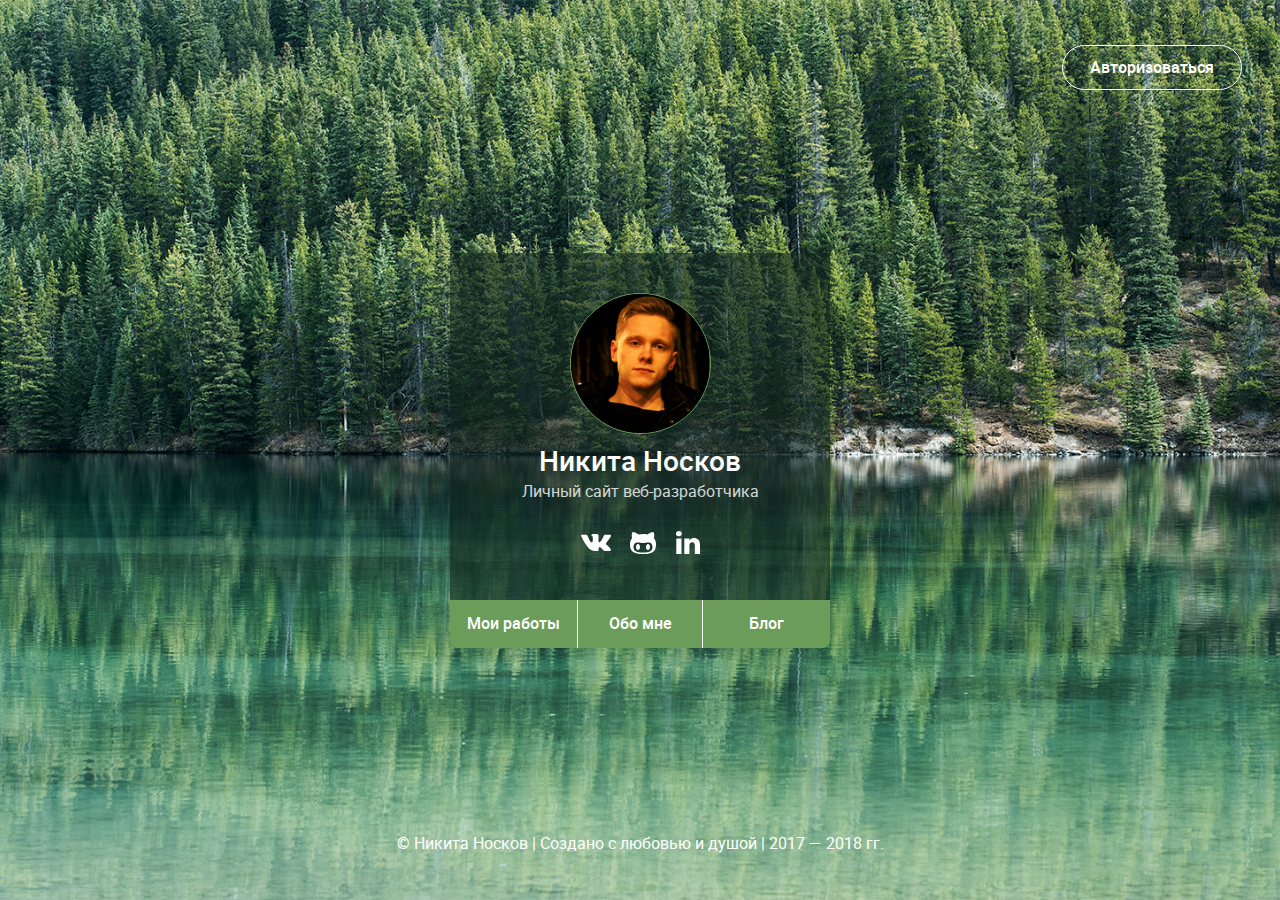
<file: index.html>
<!DOCTYPE html>
<html lang="ru">
<head>
	<meta charset="UTF-8">
	<meta http-equiv="X-UA-Compatible" content="IE=edge,chrome=1">
	<meta name="viewport" content="width=device-width, initial-scale=1">
	<title>Добро пожаловать!</title>
	<link rel="stylesheet" href="css/normalize.css">
	<link rel="stylesheet" href="css/main/main.css">
</head>
<body>
    <div class="wrapper">
        <div class="welcome">
            <a href="login.html" class="welcome__auth-btn">Авторизоваться</a>
            <div class="welcome__main">
                <div class="welcome__main__info">
                    <div class="welcome__main__info__who">
                        <div class="welcome__main__info__who__photo">
                           <a href="https://www.instagram.com/nnoskovv/"><img src="img/photos/Im.jpg" alt="" class="welcome__main__info__who__photo__pic"></a> 
                        </div>
                        <div class="welcome__main__info__who__name">Никита Носков</div>
                        <div class="welcome__main__info__who__desc">Личный сайт веб-разработчика</div>
                    </div>
                    <div class="welcome__main__info__socials">
                        <a href="https://vk.com/nnoskovv" class="welcome__main__info__socials__link">
                            <svg version="1.1" id="vk-svg" class="social-svg" xmlns="http://www.w3.org/2000/svg" xmlns:xlink="http://www.w3.org/1999/xlink" x="0px" y="0px"
                                width="30.011px" height="17.123px" viewbox="0 0 30.011 17.123" enable-background="new 0 0 30.011 17.123" xml:space="preserve">
                                <g>
                                <path d="M27.625,5.832c-3.031,4.031-3.359,3.656-0.859,5.984c2.406,2.234,2.906,3.313,2.984,3.453
                                    c0,0,1,1.75-1.109,1.766l-4,0.063c-0.859,0.172-2-0.609-2-0.609c-1.5-1.031-2.906-3.703-4-3.359c0,0-1.125,0.359-1.094,2.766
                                    c0.016,0.516-0.234,0.797-0.234,0.797s-0.281,0.297-0.828,0.344h-1.797c-3.953,0.25-7.438-3.391-7.438-3.391
                                    S3.437,9.707,0.093,1.848c-0.219-0.516,0.016-0.766,0.016-0.766S0.343,0.785,1,0.785l4.281-0.031
                                    c0.406,0.063,0.688,0.281,0.688,0.281s0.25,0.172,0.375,0.5c0.703,1.75,1.609,3.344,1.609,3.344
                                    c1.563,3.219,2.625,3.766,3.234,3.438c0,0,0.797-0.484,0.625-4.375c-0.063-1.406-0.453-2.047-0.453-2.047
                                    C11,1.41,10.328,1.27,10.031,1.223c-0.234-0.031,0.156-0.594,0.672-0.844c0.766-0.375,2.125-0.391,3.734-0.375
                                    c1.266,0.016,1.625,0.094,2.109,0.203c1.484,0.359,0.984,1.734,0.984,5.047c0,1.063-0.203,2.547,0.563,3.031
                                    c0.328,0.219,1.141,0.031,3.141-3.375c0,0,0.938-1.625,1.672-3.516c0.125-0.344,0.391-0.484,0.391-0.484s0.25-0.141,0.594-0.094
                                    l4.5-0.031c1.359-0.172,1.578,0.453,1.578,0.453C30.203,1.879,29.468,3.379,27.625,5.832z"/>
                                </g>
                            </svg>
                        </a>
                        <a href="https://github.com/l3tm3cod3" class="welcome__main__info__socials__link">
                            <svg version="1.1" id="git-svg" class="social-svg" xmlns="http://www.w3.org/2000/svg" xmlns:xlink="http://www.w3.org/1999/xlink" x="0px" y="0px"
                                width="26px" height="22px" viewbox="0 0 26 22" enable-background="new 0 0 26 22" xml:space="preserve">
                            <g>
                                <path d="M25.047,17.422C22.984,21.594,17.313,22,13.25,22c-4.125,0-10.141-0.359-12.281-4.578
                                    C0.172,15.844,0,13.984,0,12.25c0-2.281,0.625-4.438,2.125-6.188C1.844,5.203,1.703,4.297,1.703,3.406
                                    C1.703,2.234,1.969,1.063,2.5,0c2.469,0,4.047,1.078,5.922,2.547C10,2.172,11.625,2,13.25,2c1.469,0,2.953,0.156,4.375,0.5
                                    C19.484,1.047,21.063,0,23.5,0c0.531,1.063,0.797,2.234,0.797,3.406c0,0.891-0.141,1.781-0.422,2.625
                                    C25.375,7.797,26,9.969,26,12.25C26,13.984,25.828,15.828,25.047,17.422z M18.5,10.5c-1.031,0-2.016,0.188-3.047,0.328
                                    C14.641,10.953,13.828,11,13,11s-1.641-0.047-2.453-0.172C9.531,10.688,8.531,10.5,7.5,10.5c-2.547,0-4,2.109-4,4.5
                                    c0,4.781,4.375,5.516,8.188,5.516h2.625c3.813,0,8.188-0.734,8.188-5.516C22.5,12.609,21.047,10.5,18.5,10.5z M8,18
                                    c-1.406,0-2-1.859-2-3s0.594-3,2-3s2,1.859,2,3S9.406,18,8,18z M18,18c-1.406,0-2-1.859-2-3s0.594-3,2-3s2,1.859,2,3
                                    S19.406,18,18,18z"/>
                                </g>
                            </svg>
                        </a>  
                        <a href="#" class="welcome__main__info__socials__link">
                            <svg version="1.1" id="in-svg" class="social-svg" xmlns="http://www.w3.org/2000/svg" xmlns:xlink="http://www.w3.org/1999/xlink" x="0px" y="0px"
                            width="24px" height="22.938px" viewbox="0 0 24 22.938" enable-background="new 0 0 24 22.938" xml:space="preserve">
                        <g>
                            <path d="M2.875,5.344H2.844C1.109,5.344,0,4.156,0,2.672C0,1.156,1.156,0,2.906,0c1.766,0,2.859,1.156,2.875,2.672
                                C5.797,4.156,4.672,5.344,2.875,5.344z M5.453,22.938H0.297V7.453h5.156V22.938z M24,22.938h-5.141v-8.281
                                c0-2.078-0.75-3.5-2.609-3.5c-1.422,0-2.266,0.953-2.641,1.875c-0.125,0.344-0.172,0.797-0.172,1.266v8.641H8.297
                                c0.063-14.031,0-15.484,0-15.484h5.141v2.25h-0.031c0.672-1.063,1.891-2.609,4.672-2.609c3.391,0,5.922,2.219,5.922,6.969V22.938z"
                                />
                            </g>
                        </svg>
                        </a> 
                    </div>
                </div>
                <nav class="welcome__main__nav">
                    <a href="portfolio.html" class="welcome__main__nav__btn">Мои работы</a>
                    <a href="about.html" class="welcome__main__nav__btn welcome__main__nav__btn--bordered">Обо мне</a>
                    <a href="blog.html" class="welcome__main__nav__btn">Блог</a>
                </nav>
            </div>
            <div class="author">© Никита Носков | Cоздано с любовью и душой | 2017 — 2018 гг.</div>
        </div>
    </div>
</body>
</html>
</file>
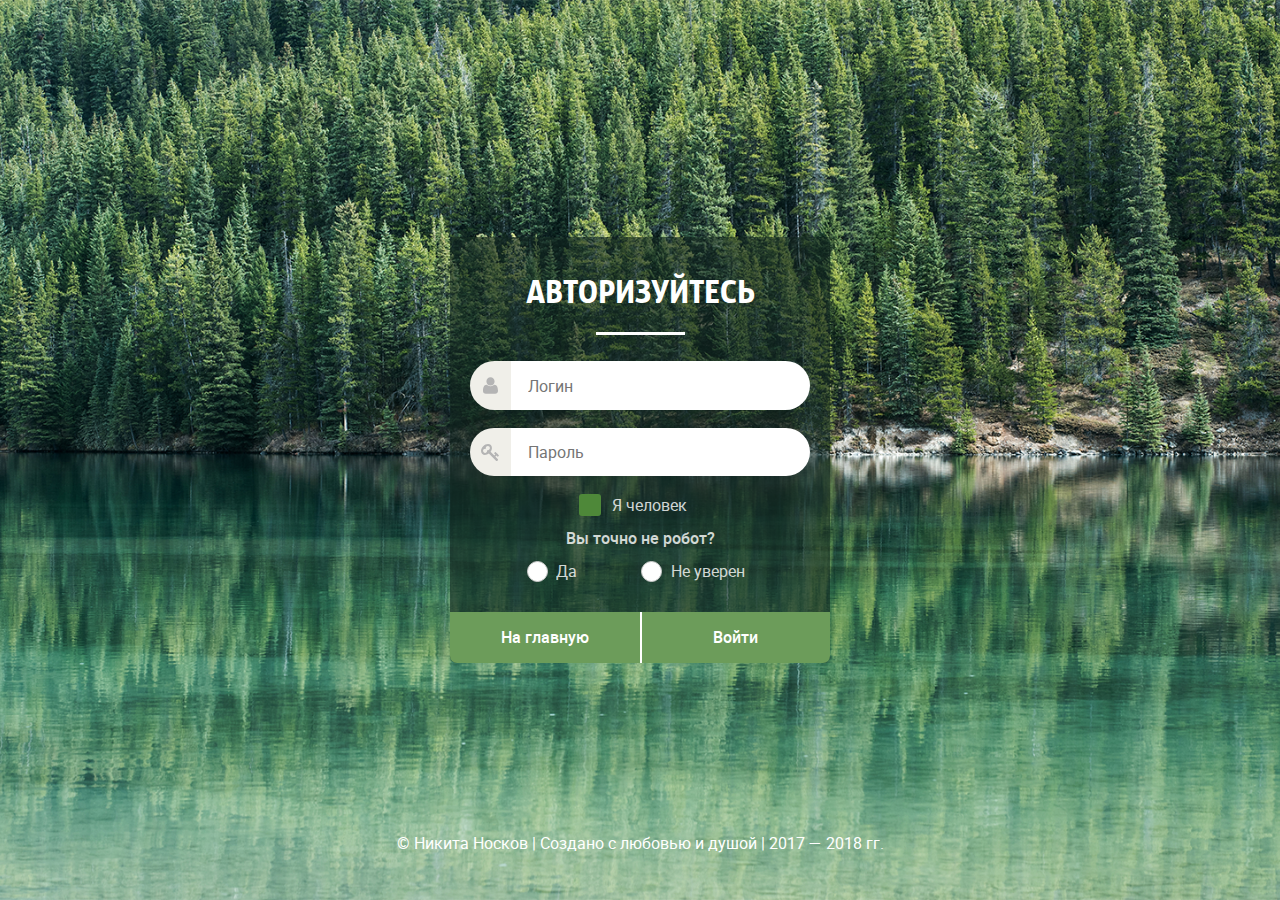
<file: auth.html>
<!DOCTYPE html>
<html lang="ru">
<head>
	<meta charset="UTF-8">
	<meta http-equiv="X-UA-Compatible" content="IE=edge,chrome=1">
	<meta name="viewport" content="width=device-width, initial-scale=1">
	<title>Авторизация</title>
	<link rel="stylesheet" href="css/normalize.css">
	<link rel="stylesheet" href="css/main/main.css">
</head>
<body>
    <div class="wrapper">
        <div class="auth">
            <div class="auth__main">
                <div class="auth__main__dis">
                    <div class="auth__main__dis__title">Авторизуйтесь</div>
                    <form action="" class="auth__main__dis__form">
                        <div class="auth__main__dis__form__rows">
                            <div class="auth__main__dis__form__rows__row">
                                <div class="auth__main__dis__form__rows__row__indicator">
                                    <svg version="1.1" id="Layer_1" xmlns="http://www.w3.org/2000/svg" xmlns:xlink="http://www.w3.org/1999/xlink" x="0px" y="0px" width="15px" height="17px" viewbox="0 0 14.137 15.422" enable-background="new 0 0 14.137 15.422" xml:space="preserve">
                                        <g>
                                            <path class="auth__main__dis__form__rows__row__indicator__svg" d="M11.456,15.422H2.681C1.084,15.422,0,14.448,0,12.821c0-2.269,0.532-5.753,3.474-5.753
                                                c0.312,0,1.627,1.396,3.595,1.396s3.283-1.396,3.595-1.396c2.941,0,3.474,3.484,3.474,5.753
                                                C14.137,14.448,13.053,15.422,11.456,15.422z M7.068,7.711c-2.129,0-3.855-1.727-3.855-3.855S4.939,0,7.068,0
                                                s3.855,1.727,3.855,3.855S9.197,7.711,7.068,7.711z"/>
                                        </g>
                                    </svg>
                                </div>
                                <input type="text" placeholder="Логин" class="auth__main__dis__form__rows__row__input">
                            </div>
                            <div class="auth__main__dis__form__rows__row">
                                <div class="auth__main__dis__form__rows__row__indicator">
                                    <svg version="1.1" id="layer_1" xmlns="http://www.w3.org/2000/svg" xmlns:xlink="http://www.w3.org/1999/xlink" x="0px" y="0px" width="18px" height="17px" viewbox="0 0 16.897 15.984" enable-background="new 0 0 16.897 15.984" xml:space="preserve">
                                        <g>
                                            <path class="auth__main__dis__form__rows__row__indicator__svg" d="M15.743,12.078c-0.261,0-1.074-0.943-1.285-1.154l-0.964,0.964l2.209,2.209
                                                c0.181,0.181,0.281,0.432,0.281,0.683c0,0.563-0.643,1.205-1.205,1.205c-0.251,0-0.502-0.101-0.683-0.281L7.359,8.966
                                                c-1.054,0.783-2.339,1.315-3.664,1.315C1.506,10.281,0,8.765,0,6.586C0,3.293,3.293,0,6.586,0c2.18,0,3.695,1.506,3.695,3.695
                                                c0,1.325-0.532,2.61-1.315,3.665l3.564,3.564l0.964-0.964c-0.211-0.211-1.154-1.024-1.154-1.285c0-0.231,0.924-1.155,1.154-1.155
                                                c0.08,0,0.171,0.041,0.23,0.101c0.372,0.372,3.173,3.012,3.173,3.303C16.897,11.154,15.974,12.078,15.743,12.078z M6.426,1.928
                                                c-1.064,0-1.928,0.863-1.928,1.928c0,0.291,0.07,0.572,0.19,0.833C4.428,4.568,4.146,4.498,3.855,4.498
                                                c-1.064,0-1.928,0.863-1.928,1.928s0.863,1.928,1.928,1.928S5.783,7.49,5.783,6.426c0-0.291-0.07-0.572-0.19-0.833
                                                c0.261,0.121,0.542,0.191,0.833,0.191c1.064,0,1.928-0.863,1.928-1.928S7.49,1.928,6.426,1.928z"/>
                                        </g>
                                    </svg>
                                </div>
                                <input type="password" placeholder="Пароль" class="auth__main__dis__form__rows__row__input">
                            </div>
                        </div>     
                        <div class="captcha">
                            <div class="captcha__human">
                                <input type="checkbox" class="captcha__human__checkbox" id="checkbox">
		                        <label for="checkbox"><span class="captcha__human__label">Я человек</span></label>
                            </div>
                            <div class="captcha__ask">
                                <p class="captcha__ask__title">Вы точно не робот?</p>
                                <div class="captcha__ask__answer">
                                    <div class="captcha__ask__answer__yes">
                                        <input type="radio" class="captcha__ask__answer__yes__radio" name="radio-btn" id="radio-1">
                                        <label for="radio-1"><span class="captcha__ask__answer__yes__label">Да</span></label>
                                    </div>
                                    <div class="captcha__ask__answer__no">
                                        <input type="radio" class="captcha__ask__answer__no__radio" name="radio-btn" id="radio-2">
                                        <label for="radio-2"><span class="captcha__ask__answer__no__label">Не уверен</span></label>
                                    </div>
                                </div>
                            </div>
                        </div>
                    </form>
                </div>
                <div class="auth__main__btns">
                    <a href="index.html" class="auth__main__btns__btn">На главную</a>
                    <a href="#" class="auth__main__btns__btn auth__main__btns__btn--bordered">Войти</a>
                </div>
            </div>
            <div class="author">© Никита Носков | Cоздано с любовью и душой | 2017 — 2018 гг.</div>
        </div>
    </div>
</body>
</html>
</file>
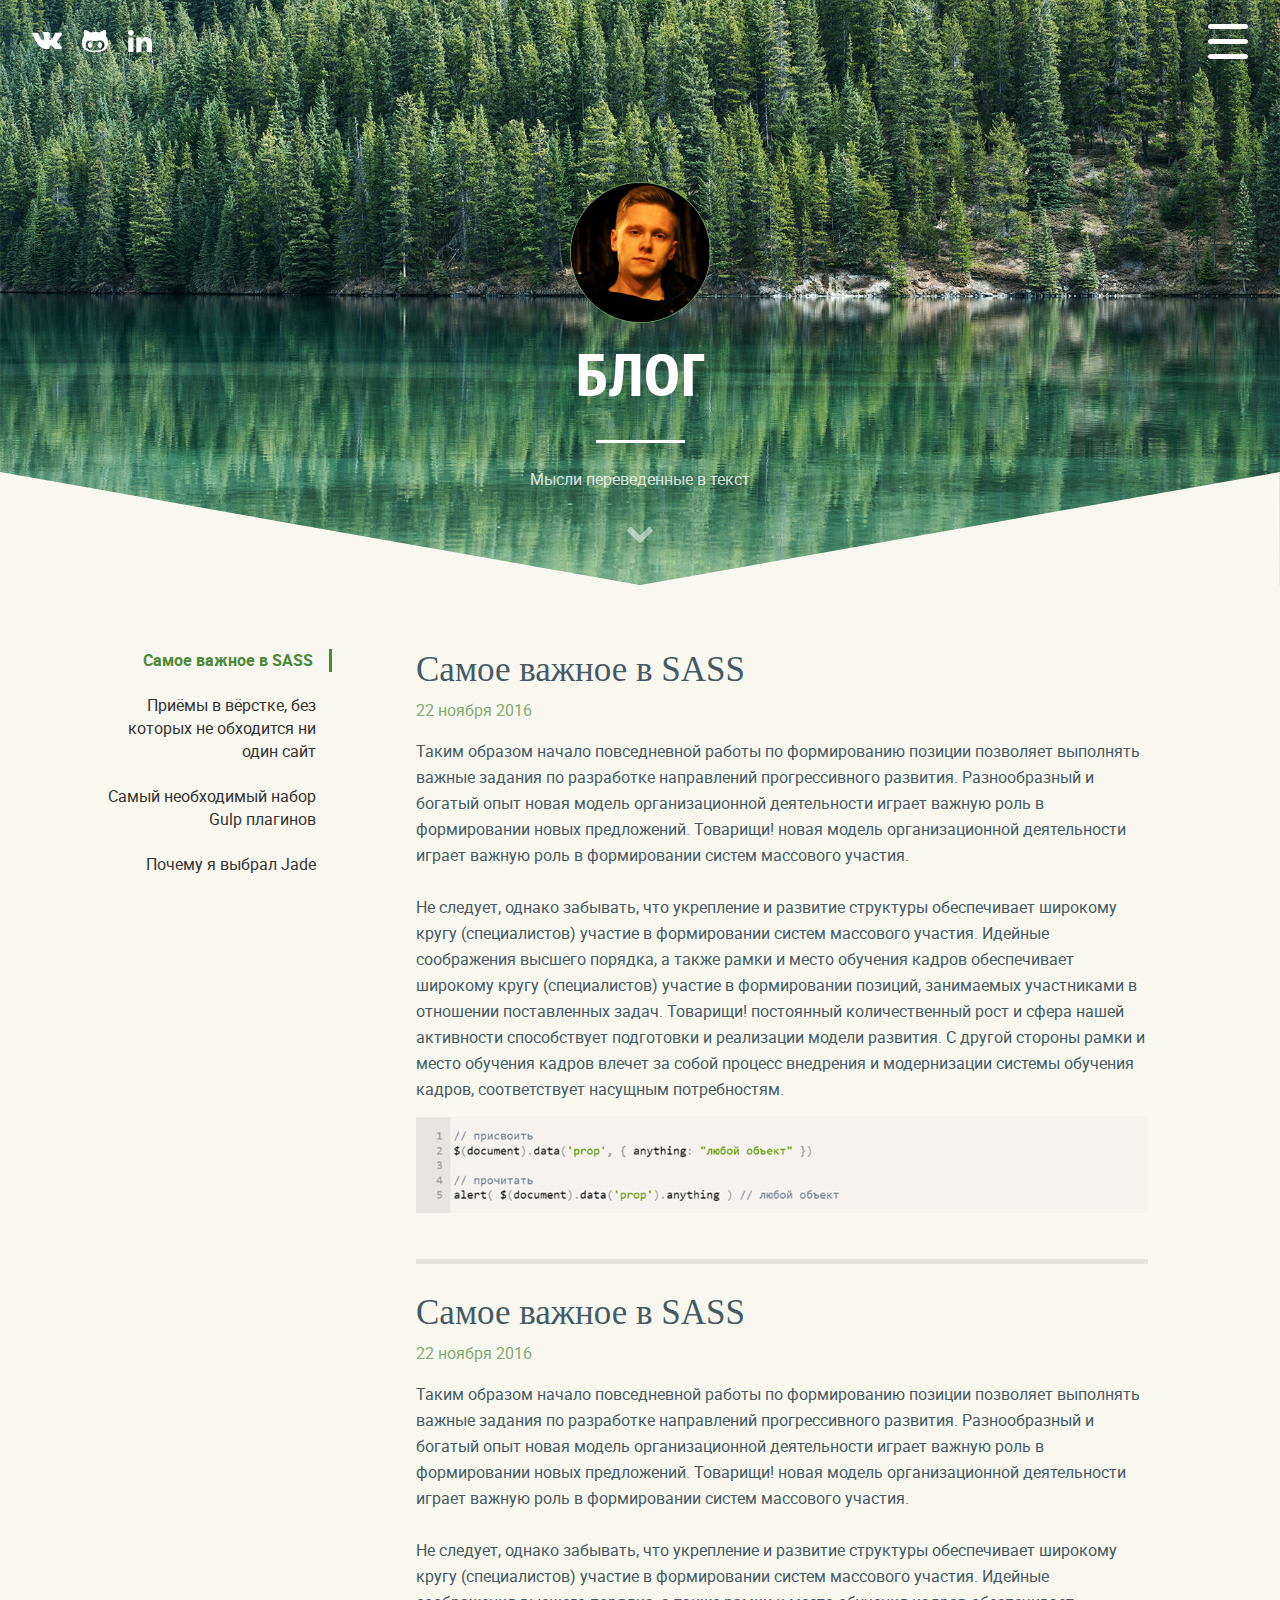
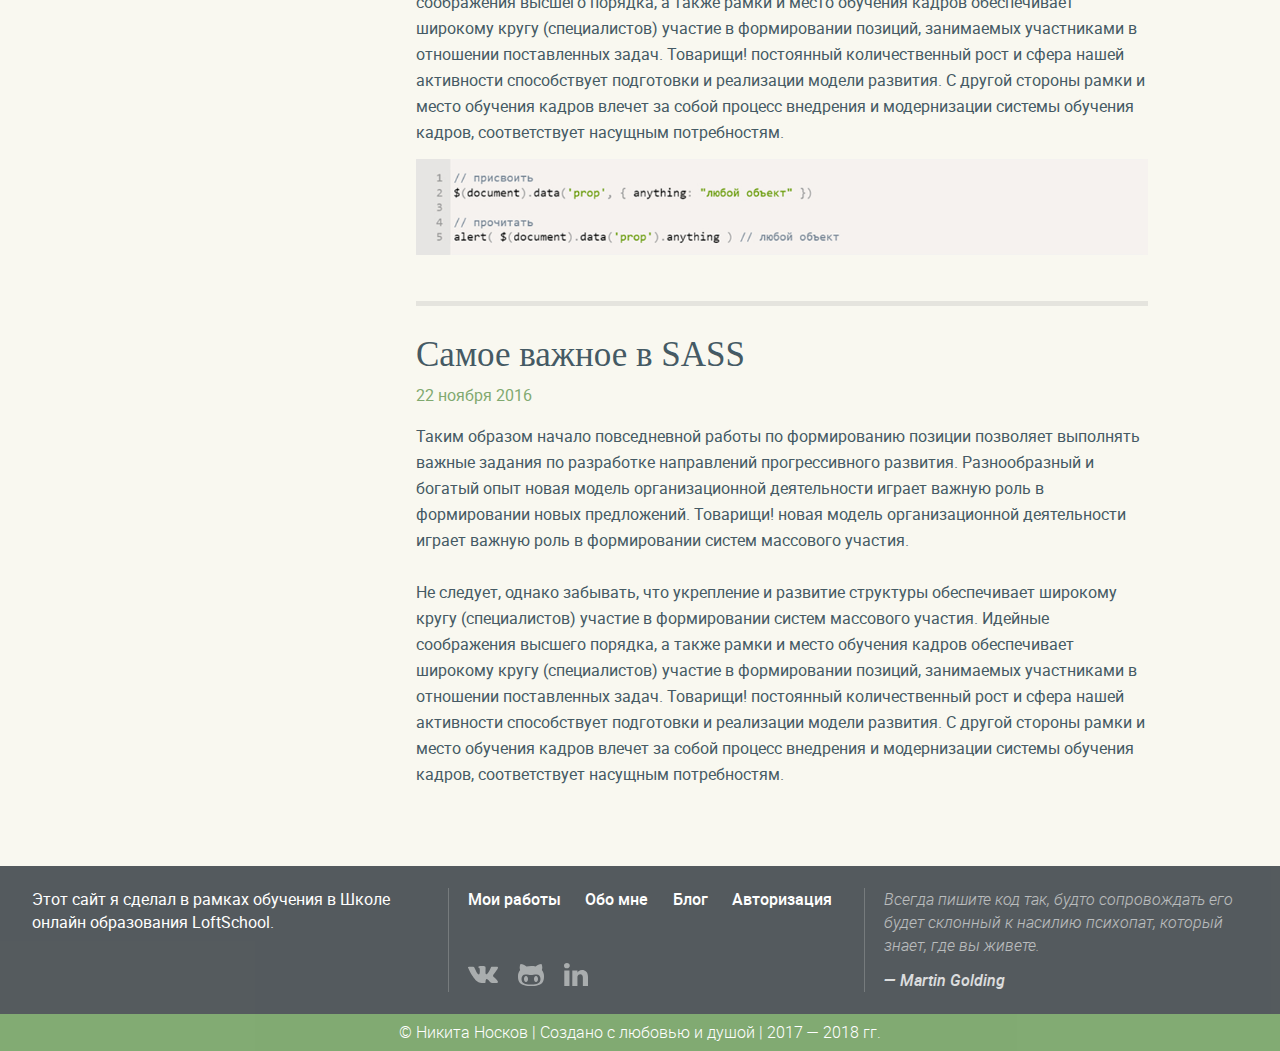
<file: blog.html>
<!DOCTYPE html>
<html lang="ru">
<head>
	<meta charset="UTF-8">
	<meta http-equiv="X-UA-Compatible" content="IE=edge,chrome=1">
	<meta name="viewport" content="width=device-width, initial-scale=1">
	<title>Блог</title>
	<link rel="stylesheet" href="css/normalize.css">
	<link rel="stylesheet" href="css/main/main.css">
	<script src="js/jquery.js"></script>
	<script src="js/canvasMenu.js"></script>
</head>
<body>
    <div class="wrapper">
		<section class="section hero hero--blog">
			<header class="header header--blog">
				<div class="socials">
                        <a href="https://vk.com/nnoskovv" class="welcome__main__info__socials__link">
                            <svg version="1.1" id="vk-svg" class="socials-svg" xmlns="http://www.w3.org/2000/svg" xmlns:xlink="http://www.w3.org/1999/xlink" x="0px" y="0px"
                                width="30.011px" height="17.123px" viewbox="0 0 30.011 17.123" enable-background="new 0 0 30.011 17.123" xml:space="preserve">
                                <g>
                                <path d="M27.625,5.832c-3.031,4.031-3.359,3.656-0.859,5.984c2.406,2.234,2.906,3.313,2.984,3.453
                                    c0,0,1,1.75-1.109,1.766l-4,0.063c-0.859,0.172-2-0.609-2-0.609c-1.5-1.031-2.906-3.703-4-3.359c0,0-1.125,0.359-1.094,2.766
                                    c0.016,0.516-0.234,0.797-0.234,0.797s-0.281,0.297-0.828,0.344h-1.797c-3.953,0.25-7.438-3.391-7.438-3.391
                                    S3.437,9.707,0.093,1.848c-0.219-0.516,0.016-0.766,0.016-0.766S0.343,0.785,1,0.785l4.281-0.031
                                    c0.406,0.063,0.688,0.281,0.688,0.281s0.25,0.172,0.375,0.5c0.703,1.75,1.609,3.344,1.609,3.344
                                    c1.563,3.219,2.625,3.766,3.234,3.438c0,0,0.797-0.484,0.625-4.375c-0.063-1.406-0.453-2.047-0.453-2.047
                                    C11,1.41,10.328,1.27,10.031,1.223c-0.234-0.031,0.156-0.594,0.672-0.844c0.766-0.375,2.125-0.391,3.734-0.375
                                    c1.266,0.016,1.625,0.094,2.109,0.203c1.484,0.359,0.984,1.734,0.984,5.047c0,1.063-0.203,2.547,0.563,3.031
                                    c0.328,0.219,1.141,0.031,3.141-3.375c0,0,0.938-1.625,1.672-3.516c0.125-0.344,0.391-0.484,0.391-0.484s0.25-0.141,0.594-0.094
                                    l4.5-0.031c1.359-0.172,1.578,0.453,1.578,0.453C30.203,1.879,29.468,3.379,27.625,5.832z"/>
                                </g>
                            </svg>
                        </a>
                        <a href="https://github.com/l3tm3cod3" class="welcome__main__info__socials__link">
                            <svg version="1.1" id="git-svg" class="socials-svg" xmlns="http://www.w3.org/2000/svg" xmlns:xlink="http://www.w3.org/1999/xlink" x="0px" y="0px"
                                width="26px" height="22px" viewbox="0 0 26 22" enable-background="new 0 0 26 22" xml:space="preserve">
                            <g>
                                <path d="M25.047,17.422C22.984,21.594,17.313,22,13.25,22c-4.125,0-10.141-0.359-12.281-4.578
                                    C0.172,15.844,0,13.984,0,12.25c0-2.281,0.625-4.438,2.125-6.188C1.844,5.203,1.703,4.297,1.703,3.406
                                    C1.703,2.234,1.969,1.063,2.5,0c2.469,0,4.047,1.078,5.922,2.547C10,2.172,11.625,2,13.25,2c1.469,0,2.953,0.156,4.375,0.5
                                    C19.484,1.047,21.063,0,23.5,0c0.531,1.063,0.797,2.234,0.797,3.406c0,0.891-0.141,1.781-0.422,2.625
                                    C25.375,7.797,26,9.969,26,12.25C26,13.984,25.828,15.828,25.047,17.422z M18.5,10.5c-1.031,0-2.016,0.188-3.047,0.328
                                    C14.641,10.953,13.828,11,13,11s-1.641-0.047-2.453-0.172C9.531,10.688,8.531,10.5,7.5,10.5c-2.547,0-4,2.109-4,4.5
                                    c0,4.781,4.375,5.516,8.188,5.516h2.625c3.813,0,8.188-0.734,8.188-5.516C22.5,12.609,21.047,10.5,18.5,10.5z M8,18
                                    c-1.406,0-2-1.859-2-3s0.594-3,2-3s2,1.859,2,3S9.406,18,8,18z M18,18c-1.406,0-2-1.859-2-3s0.594-3,2-3s2,1.859,2,3
                                    S19.406,18,18,18z"/>
                                </g>
                            </svg>
                        </a>  
                        <a href="#" class="welcome__main__info__socials__link">
                            <svg version="1.1" id="in-svg" class="socials-svg" xmlns="http://www.w3.org/2000/svg" xmlns:xlink="http://www.w3.org/1999/xlink" x="0px" y="0px"
                            width="24px" height="22.938px" viewbox="0 0 24 22.938" enable-background="new 0 0 24 22.938" xml:space="preserve">
                        <g>
                            <path d="M2.875,5.344H2.844C1.109,5.344,0,4.156,0,2.672C0,1.156,1.156,0,2.906,0c1.766,0,2.859,1.156,2.875,2.672
                                C5.797,4.156,4.672,5.344,2.875,5.344z M5.453,22.938H0.297V7.453h5.156V22.938z M24,22.938h-5.141v-8.281
                                c0-2.078-0.75-3.5-2.609-3.5c-1.422,0-2.266,0.953-2.641,1.875c-0.125,0.344-0.172,0.797-0.172,1.266v8.641H8.297
                                c0.063-14.031,0-15.484,0-15.484h5.141v2.25h-0.031c0.672-1.063,1.891-2.609,4.672-2.609c3.391,0,5.922,2.219,5.922,6.969V22.938z"
                                />
                            </g>
                        </svg>
                    </a> 
				</div>
				<d id="nav" class="header__menu">
					<svg version="1.1" id="Layer_1" xmlns="http://www.w3.org/2000/svg" xmlns:xlink="http://www.w3.org/1999/xlink" x="0px" y="0px"
						width="40px" height="35px" viewBox="0 0 40 35" enable-background="new 0 0 40 35" xml:space="preserve">
				   <path fill="#FFFFFF" d="M40,2.5C40,3.881,38.881,5,37.5,5h-35C1.119,5,0,3.881,0,2.5l0,0C0,1.119,1.119,0,2.5,0h35
					   C38.881,0,40,1.119,40,2.5L40,2.5z"/>
				   <path fill="#FFFFFF" d="M40,17.5c0,1.381-1.119,2.5-2.5,2.5h-35C1.119,20,0,18.881,0,17.5l0,0C0,16.119,1.119,15,2.5,15h35
					   C38.881,15,40,16.119,40,17.5L40,17.5z"/>
				   <path fill="#FFFFFF" d="M40,32.5c0,1.381-1.119,2.5-2.5,2.5h-35C1.119,35,0,33.881,0,32.5l0,0C0,31.119,1.119,30,2.5,30h35
					   C38.881,30,40,31.119,40,32.5L40,32.5z"/>
				   </svg>
				</d>
			</header>
			<div class="welcome__main__info__who welcome__main__info__who--blog">
				<div class="welcome__main__info__who__photo">
				   <a href="https://www.instagram.com/nnoskovv/"><img src="img/photos/Im.jpg" alt="" class="welcome__main__info__who__photo__pic"></a> 
				</div>
				<div class="welcome__main__info__who__name welcome__main__info__who__name--blog">Блог</div>
				<div class="welcome__main__info__who__desc">Мысли переведенные в текст</div>
			</div>
			<div class="hero__bottom">
				<svg xmlns="http://www.w3.org/2000/svg" class="triangles-svg" viewbox="0 0 1800.01 159.01"><defs><style>.cls-1{fill:#F9F8F0;}.cls-2{fill:#F9F8F0;}</style></defs><title>triangles</title><g id="Слой_2" data-name="Слой 2"><g id="Layer_1" data-name="Layer 1"><polygon class="cls-1 cls-1--blog" points="900.01 159.01 1800.01 159.01 1800 0 900.01 159.01"/><polygon class="cls-2 cls-2--blog" points="900.01 159.01 0 159.01 0.01 0 900.01 159.01"/></g></g></svg>
			</div>
			<a href="#" class="arrow-down">
				<img src="img/icons/arrow_down.svg" alt="" class="arrow-dwon-svg">
			</a>
		</section>
		<section class="section blog">
			<ul class="blog__nav">
				<li class="blog__nav__item blog__nav__item--active">Самое важное в SASS</li>
				<li class="blog__nav__item">Приёмы в вёрстке, без которых не обходится ни один сайт</li>
				<li class="blog__nav__item">Самый необходимый набор Gulp плагинов</li>
				<li class="blog__nav__item">Почему я выбрал Jade</li>
			</ul>
			<ul class="blog__list">
				<li class="blog__list__post">
					<div class="blog__list__post__title">Самое важное в SASS</div>
					<div class="blog__list__post__date">22 ноября 2016</div>
					<div class="blog__list__post__it">
						<div class="blog__list__post__it__txt">
							<p>Таким образом начало повседневной работы по формированию 
									позиции позволяет выполнять важные задания по разработке 
									направлений прогрессивного развития. Разнообразный и богатый 
									опыт новая модель организационной деятельности играет важную роль 
									в формировании новых предложений. Товарищи! новая модель организационной 
									деятельности играет важную роль в формировании систем массового участия.</p><br>
							<p>Не следует, однако забывать, что укрепление и развитие структуры обеспечивает 
									широкому кругу (специалистов) участие в формировании систем массового участия. 
									Идейные соображения высшего порядка, а также рамки и место обучения кадров обеспечивает
									 широкому кругу (специалистов) участие в формировании позиций, занимаемых участниками 
									 в отношении поставленных задач. Товарищи! постоянный количественный рост и сфера нашей 
									 активности способствует подготовки и реализации модели развития. С другой стороны рамки 
									 и место обучения кадров влечет за собой процесс внедрения и модернизации системы обучения 
									 кадров, соответствует насущным потребностям.</p>
						</div>
						<div class="blog__list__post__it__img">
							<img src="img/content/code.jpg" alt="код" class="blog__list__post__it__img-pic">
						</div>
					</div>
				</li>
				<li class="blog__list__post">
					<div class="blog__list__post__title">Самое важное в SASS</div>
					<div class="blog__list__post__date">22 ноября 2016</div>
					<div class="blog__list__post__it">
						<div class="blog__list__post__it__txt">
							<p>Таким образом начало повседневной работы по формированию 
									позиции позволяет выполнять важные задания по разработке 
									направлений прогрессивного развития. Разнообразный и богатый 
									опыт новая модель организационной деятельности играет важную роль 
									в формировании новых предложений. Товарищи! новая модель организационной 
									деятельности играет важную роль в формировании систем массового участия.</p><br>
							<p>Не следует, однако забывать, что укрепление и развитие структуры обеспечивает 
									широкому кругу (специалистов) участие в формировании систем массового участия. 
									Идейные соображения высшего порядка, а также рамки и место обучения кадров обеспечивает
									 широкому кругу (специалистов) участие в формировании позиций, занимаемых участниками 
									 в отношении поставленных задач. Товарищи! постоянный количественный рост и сфера нашей 
									 активности способствует подготовки и реализации модели развития. С другой стороны рамки 
									 и место обучения кадров влечет за собой процесс внедрения и модернизации системы обучения 
									 кадров, соответствует насущным потребностям.</p>
						</div>
						<div class="blog__list__post__it__img">
							<img src="img/content/code.jpg" alt="код" class="blog__list__post__it__img-pic">
						</div>
					</div>
				</li>
				<li class="blog__list__post">
					<div class="blog__list__post__title">Самое важное в SASS</div>
					<div class="blog__list__post__date">22 ноября 2016</div>
					<div class="blog__list__post__it">
						<div class="blog__list__post__it__txt">
								<p>Таким образом начало повседневной работы по формированию 
										позиции позволяет выполнять важные задания по разработке 
										направлений прогрессивного развития. Разнообразный и богатый 
										опыт новая модель организационной деятельности играет важную роль 
										в формировании новых предложений. Товарищи! новая модель организационной 
										деятельности играет важную роль в формировании систем массового участия.</p><br>
								<p>Не следует, однако забывать, что укрепление и развитие структуры обеспечивает 
										широкому кругу (специалистов) участие в формировании систем массового участия. 
										Идейные соображения высшего порядка, а также рамки и место обучения кадров обеспечивает
										 широкому кругу (специалистов) участие в формировании позиций, занимаемых участниками 
										 в отношении поставленных задач. Товарищи! постоянный количественный рост и сфера нашей 
										 активности способствует подготовки и реализации модели развития. С другой стороны рамки 
										 и место обучения кадров влечет за собой процесс внедрения и модернизации системы обучения 
										 кадров, соответствует насущным потребностям.</p>
						</div>
					</div>
				</li>
			</ul>
		</section>
		<footer class="footer footer--blog">
				<div class="footer__main">
					<ul class="footer__main__list">
						<li class="footer__main__list__item footer__main__list__item--1">Этот сайт я сделал в рамках обучения в Школе онлайн образования LoftSchool.</li>
						<li class="footer__main__list__item footer__main__list__item--nav footer__main__list__item--1">
							<nav class="footer__main__list__item__nav">
								<a href="portfolio.html" class="footer__main__list__item__nav__link">Мои работы</a>
								<a href="about.html" class="footer__main__list__item__nav__link">Обо мне</a>
								<a href="blog.html" class="footer__main__list__item__nav__link">Блог</a>
								<a href="login.html" class="footer__main__list__item__nav__link">Авторизация</a>
							</nav>
							<div class="socials">
									<a href="https://vk.com/nnoskovv" class="welcome__main__info__socials__link">
										<svg version="1.1" id="vk-svg" class="socials-svg" xmlns="http://www.w3.org/2000/svg" xmlns:xlink="http://www.w3.org/1999/xlink" x="0px" y="0px"
											width="30.011px" height="17.123px" viewbox="0 0 30.011 17.123" enable-background="new 0 0 30.011 17.123" xml:space="preserve">
											<g>
											<path d="M27.625,5.832c-3.031,4.031-3.359,3.656-0.859,5.984c2.406,2.234,2.906,3.313,2.984,3.453
												c0,0,1,1.75-1.109,1.766l-4,0.063c-0.859,0.172-2-0.609-2-0.609c-1.5-1.031-2.906-3.703-4-3.359c0,0-1.125,0.359-1.094,2.766
												c0.016,0.516-0.234,0.797-0.234,0.797s-0.281,0.297-0.828,0.344h-1.797c-3.953,0.25-7.438-3.391-7.438-3.391
												S3.437,9.707,0.093,1.848c-0.219-0.516,0.016-0.766,0.016-0.766S0.343,0.785,1,0.785l4.281-0.031
												c0.406,0.063,0.688,0.281,0.688,0.281s0.25,0.172,0.375,0.5c0.703,1.75,1.609,3.344,1.609,3.344
												c1.563,3.219,2.625,3.766,3.234,3.438c0,0,0.797-0.484,0.625-4.375c-0.063-1.406-0.453-2.047-0.453-2.047
												C11,1.41,10.328,1.27,10.031,1.223c-0.234-0.031,0.156-0.594,0.672-0.844c0.766-0.375,2.125-0.391,3.734-0.375
												c1.266,0.016,1.625,0.094,2.109,0.203c1.484,0.359,0.984,1.734,0.984,5.047c0,1.063-0.203,2.547,0.563,3.031
												c0.328,0.219,1.141,0.031,3.141-3.375c0,0,0.938-1.625,1.672-3.516c0.125-0.344,0.391-0.484,0.391-0.484s0.25-0.141,0.594-0.094
												l4.5-0.031c1.359-0.172,1.578,0.453,1.578,0.453C30.203,1.879,29.468,3.379,27.625,5.832z"/>
											</g>
										</svg>
									</a>
									<a href="https://github.com/l3tm3cod3" class="welcome__main__info__socials__link">
										<svg version="1.1" id="git-svg" class="socials-svg" xmlns="http://www.w3.org/2000/svg" xmlns:xlink="http://www.w3.org/1999/xlink" x="0px" y="0px"
											width="26px" height="22px" viewbox="0 0 26 22" enable-background="new 0 0 26 22" xml:space="preserve">
										<g>
											<path d="M25.047,17.422C22.984,21.594,17.313,22,13.25,22c-4.125,0-10.141-0.359-12.281-4.578
												C0.172,15.844,0,13.984,0,12.25c0-2.281,0.625-4.438,2.125-6.188C1.844,5.203,1.703,4.297,1.703,3.406
												C1.703,2.234,1.969,1.063,2.5,0c2.469,0,4.047,1.078,5.922,2.547C10,2.172,11.625,2,13.25,2c1.469,0,2.953,0.156,4.375,0.5
												C19.484,1.047,21.063,0,23.5,0c0.531,1.063,0.797,2.234,0.797,3.406c0,0.891-0.141,1.781-0.422,2.625
												C25.375,7.797,26,9.969,26,12.25C26,13.984,25.828,15.828,25.047,17.422z M18.5,10.5c-1.031,0-2.016,0.188-3.047,0.328
												C14.641,10.953,13.828,11,13,11s-1.641-0.047-2.453-0.172C9.531,10.688,8.531,10.5,7.5,10.5c-2.547,0-4,2.109-4,4.5
												c0,4.781,4.375,5.516,8.188,5.516h2.625c3.813,0,8.188-0.734,8.188-5.516C22.5,12.609,21.047,10.5,18.5,10.5z M8,18
												c-1.406,0-2-1.859-2-3s0.594-3,2-3s2,1.859,2,3S9.406,18,8,18z M18,18c-1.406,0-2-1.859-2-3s0.594-3,2-3s2,1.859,2,3
												S19.406,18,18,18z"/>
											</g>
										</svg>
									</a>  
									<a href="#" class="welcome__main__info__socials__link">
										<svg version="1.1" id="in-svg" class="socials-svg" xmlns="http://www.w3.org/2000/svg" xmlns:xlink="http://www.w3.org/1999/xlink" x="0px" y="0px"
										width="24px" height="22.938px" viewbox="0 0 24 22.938" enable-background="new 0 0 24 22.938" xml:space="preserve">
									<g>
										<path d="M2.875,5.344H2.844C1.109,5.344,0,4.156,0,2.672C0,1.156,1.156,0,2.906,0c1.766,0,2.859,1.156,2.875,2.672
											C5.797,4.156,4.672,5.344,2.875,5.344z M5.453,22.938H0.297V7.453h5.156V22.938z M24,22.938h-5.141v-8.281
											c0-2.078-0.75-3.5-2.609-3.5c-1.422,0-2.266,0.953-2.641,1.875c-0.125,0.344-0.172,0.797-0.172,1.266v8.641H8.297
											c0.063-14.031,0-15.484,0-15.484h5.141v2.25h-0.031c0.672-1.063,1.891-2.609,4.672-2.609c3.391,0,5.922,2.219,5.922,6.969V22.938z"
											/>
										</g>
									</svg>
								</a> 
							</div>
						</li>
						<li class="footer__main__list__item footer__main__list__item--2">
							<div class="phrase">
								<div class="phrase__txt">Всегда пишите код так, будто сопровождать его будет склонный к насилию психопат, который знает, где вы живете.</div>
								<div class="phrase__author">— Martin Golding</div>
							</div>
							
						</li>
					</ul>
				</div>
				<div class="footer__cr">© Никита Носков | Cоздано с любовью и душой | 2017 — 2018 гг.</div>
			</footer>
	</div>
</body>
<div id="modal_form">
		<span id="modal_close">X</span>
		<a href="portfolio.html" class="modal__link">Мои работы</a>
		<a href="about.html" class="modal__link">Обо мне</a>
		<a href="blog.html" class="modal__link">Блог</a>
		<a href="login.html" class="modal__link">Авторизация</a>
	</div>
	<div id="overlay"></div>
</html>
</file>
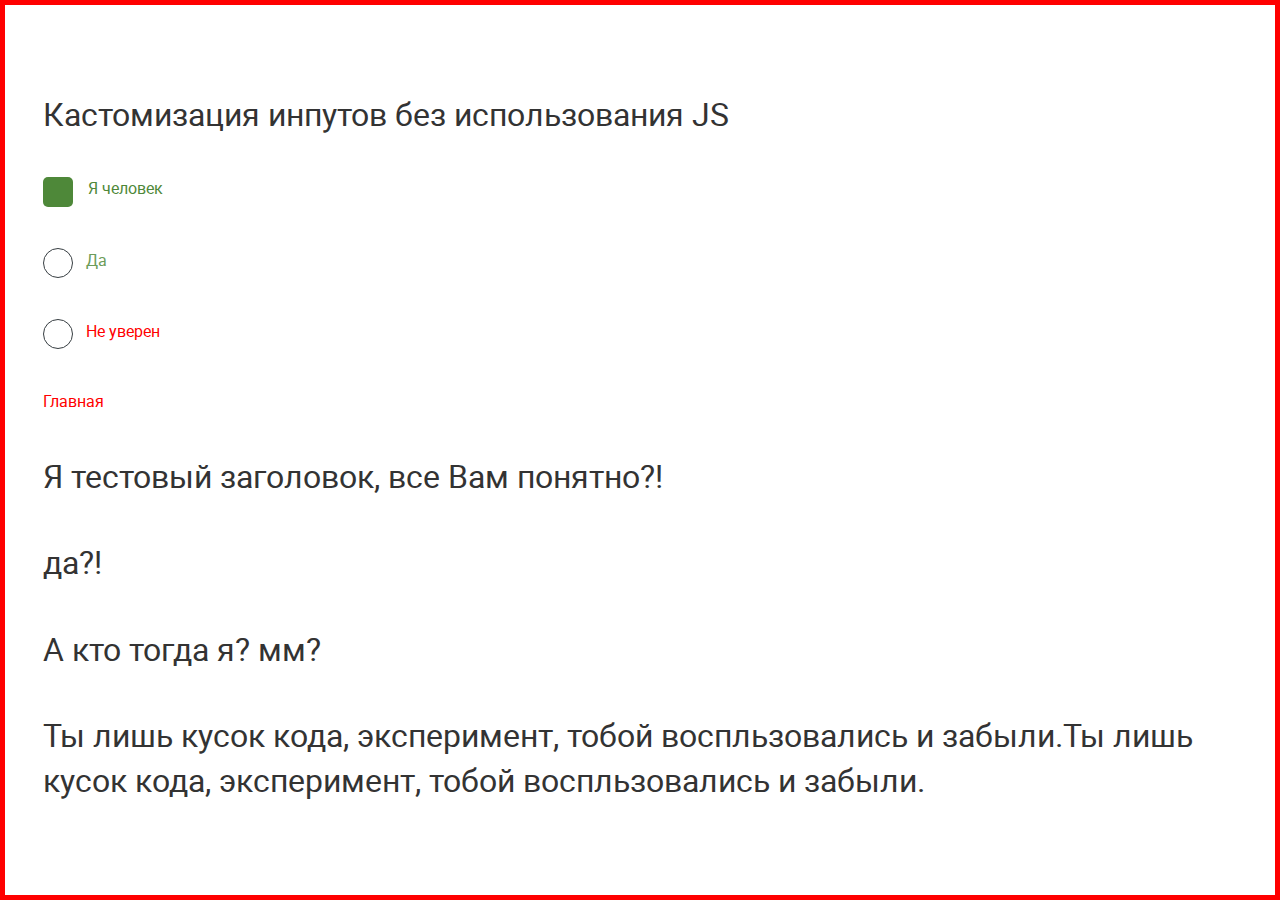
<file: polygon.html>
<!DOCTYPE html>
<html lang="ru">
<head>
	<meta charset="UTF-8">
	<meta http-equiv="X-UA-Compatible" content="IE=edge,chrome=1">
	<meta name="viewport" content="width=device-width, initial-scale=1">
	<title>Полигон</title>
	<link rel="stylesheet" href="css/normalize.css">
	<link rel="stylesheet" href="css/main/main.css">
</head>
<body>
    <div class="polygon">
		<h1>Кастомизация инпутов без использования JS</h1>
		<input type="checkbox" class="checkbox" id="checkbox">
		<label for="checkbox"><span class="human">Я человек</span></label>
		<input type="radio" class="radio-1" name="radio-btn" id="radio-1">
		<label for="radio-1"><span class="yes">Да</span></label>
		<input type="radio" class="radio-2" name="radio-btn" id="radio-2">
		<label for="radio-2"><span class="no">Не уверен</span></label>
		<a href="index.html" style="color: red; font-size: 16px;" class="main-link">Главная</a>
		<h1 class="polygon-test-title">Я тестовый заголовок, все Вам понятно?!</h1>
		<h1 class="polygon-test-title">да?!</h1>
		<h1 class="polygon-test-title">А кто тогда я? мм?</h1>
		<h1 class="polygon-test-title">Ты лишь кусок кода, эксперимент, тобой воспльзовались и забыли.Ты лишь кусок кода, эксперимент, тобой воспльзовались и забыли.</h1>
	</div>
</body>
</html>
</file>
<file: css/main/main.css>
@charset "UTF-8";
html {
  font-size: 16px; }
  @media screen and (max-width: 1280px) {
    html {
      font-size: 16px; } }
  @media screen and (max-width: 1024px) {
    html {
      font-size: 15px; } }
  @media screen and (max-width: 768px) {
    html {
      font-size: 14px; } }
  @media screen and (max-width: 320px) {
    html {
      font-size: 14px; } }

body {
  margin: 0;
  padding: 0;
  font-family: roboto , Arial, Helvetica, sans-serif;
  line-height: 1.42;
  color: #333333;
  -webkit-font-smoothing: antialiased;
  -moz-osx-font-smoothing: grayscale; }

*, *::before, *::after {
  -webkit-box-sizing: border-box;
  box-sizing: border-box; }

body, html {
  height: 100%; }

ul, ol {
  margin: 0;
  padding: 0;
  list-style: none; }

.visuallyhidden:not(:focus):not(:active) {
  position: absolute;
  width: 1px;
  height: 1px;
  margin: -1px;
  border: 0;
  padding: 0;
  white-space: nowrap;
  -webkit-clip-path: inset(100%);
  clip-path: inset(100%);
  clip: rect(0 0 0 0);
  overflow: hidden; }

h1,
h2,
h3,
h4,
h5,
h6 {
  margin: 0;
  font-weight: normal; }

p {
  margin: 0; }

a {
  text-decoration: none;
  color: white; }

@font-face {
  font-family: 'awesome';
  src: url("../../fonts/fontawesome-webfont.woff2") format("woff2"), url("../../fonts/fontawesome-webfont.woff") format("woff");
  font-weight: normal;
  font-style: normal; }

@font-face {
  font-family: 'robotobold';
  src: url("../../fonts/roboto-bold-webfont.woff2") format("woff2"), url("../../fonts/roboto-bold-webfont.woff") format("woff");
  font-weight: normal;
  font-style: normal; }

@font-face {
  font-family: 'robotobold_italic';
  src: url("../../fonts/roboto-bolditalic-webfont.woff2") format("woff2"), url("../../fonts/roboto-bolditalic-webfont.woff") format("woff");
  font-weight: normal;
  font-style: normal; }

@font-face {
  font-family: 'robotoitalic';
  src: url("../../fonts/roboto-italic-webfont.woff2") format("woff2"), url("../../fonts/roboto-italic-webfont.woff") format("woff");
  font-weight: normal;
  font-style: normal; }

@font-face {
  font-family: 'robotolight';
  src: url("../../fonts/roboto-light-webfont.woff2") format("woff2"), url("../../fonts/roboto-light-webfont.woff") format("woff");
  font-weight: normal;
  font-style: normal; }

@font-face {
  font-family: 'robotolight_italic';
  src: url("../../fonts/roboto-lightitalic-webfont.woff2") format("woff2"), url("../../fonts/roboto-lightitalic-webfont.woff") format("woff");
  font-weight: normal;
  font-style: normal; }

@font-face {
  font-family: 'robotomedium';
  src: url("../../fonts/roboto-medium-webfont.woff2") format("woff2"), url("../../fonts/roboto-medium-webfont.woff") format("woff");
  font-weight: normal;
  font-style: normal; }

@font-face {
  font-family: 'robotomedium_italic';
  src: url("../../fonts/roboto-mediumitalic-webfont.woff2") format("woff2"), url("../../fonts/roboto-mediumitalic-webfont.woff") format("woff");
  font-weight: normal;
  font-style: normal; }

@font-face {
  font-family: 'roboto';
  src: url("../../fonts/roboto-regular-webfont.woff2") format("woff2"), url("../../fonts/roboto-regular-webfont.woff") format("woff");
  font-weight: normal;
  font-style: normal; }

@font-face {
  font-family: 'sansus';
  src: url("../../fonts/sansus-webissimo-regular-webfont.woff2") format("woff2"), url("../../fonts/sansus-webissimo-regular-webfont.woff") format("woff");
  font-weight: normal;
  font-style: normal; }

.wrapper {
  width: 100%;
  min-height: 650px;
  overflow: hidden;
  display: -webkit-box;
  display: -ms-flexbox;
  display: flex;
  -webkit-box-orient: vertical;
  -webkit-box-direction: normal;
  -ms-flex-direction: column;
  flex-direction: column;
  -webkit-box-pack: justify;
  -ms-flex-pack: justify;
  justify-content: space-between;
  -webkit-box-align: center;
  -ms-flex-align: center;
  align-items: center; }

section {
  height: 100vh;
  width: 100vw;
  position: relative; }
  @media screen and (max-width: 768px) {
    section {
      height: 100%; } }

.welcome {
  width: 100vw;
  height: 100vh;
  background-image: url("../../img/bg/forest.jpg");
  background-size: cover;
  background-repeat: no-repeat;
  background-position: center;
  display: -webkit-box;
  display: -ms-flexbox;
  display: flex;
  -webkit-box-pack: center;
  -ms-flex-pack: center;
  justify-content: center;
  -webkit-box-align: center;
  -ms-flex-align: center;
  align-items: center;
  position: relative; }

.author {
  position: absolute;
  bottom: 5%;
  color: white;
  font-family: Roboto;
  font-size: 1rem;
  font-family: robotolight; }

.welcome__auth-btn {
  position: absolute;
  top: 5%;
  right: 3%;
  border: 0.0625rem solid white;
  border-radius: 1.5625rem;
  width: 11.25rem;
  height: 2.8125rem;
  display: -webkit-box;
  display: -ms-flexbox;
  display: flex;
  -webkit-box-pack: center;
  -ms-flex-pack: center;
  justify-content: center;
  -webkit-box-align: center;
  -ms-flex-align: center;
  align-items: center;
  font-family: robotomedium;
  -webkit-transition: .3s;
  -o-transition: .3s;
  transition: .3s; }
  .welcome__auth-btn:hover {
    background: #4e8839;
    border: 0.125rem solid #6c9c5a; }

.welcome__main {
  width: 23.75rem;
  height: 24.6875rem;
  background: rgba(18, 38, 32, 0.6);
  display: -webkit-box;
  display: -ms-flexbox;
  display: flex;
  -webkit-box-orient: vertical;
  -webkit-box-direction: normal;
  -ms-flex-direction: column;
  flex-direction: column;
  -webkit-box-pack: justify;
  -ms-flex-pack: justify;
  justify-content: space-between;
  border-bottom-left-radius: 0.4375rem;
  border-bottom-right-radius: 0.4375rem;
  overflow: hidden; }
  .welcome__main__info {
    width: 100%;
    height: 88%;
    padding-top: 2.5rem;
    padding-left: 1.25rem;
    padding-right: 1.25rem;
    padding-bottom: 2.5rem;
    display: -webkit-box;
    display: -ms-flexbox;
    display: flex;
    -webkit-box-orient: vertical;
    -webkit-box-direction: normal;
    -ms-flex-direction: column;
    flex-direction: column;
    -webkit-box-pack: justify;
    -ms-flex-pack: justify;
    justify-content: space-between;
    -webkit-box-align: center;
    -ms-flex-align: center;
    align-items: center; }
    .welcome__main__info__who {
      display: -webkit-box;
      display: -ms-flexbox;
      display: flex;
      -webkit-box-orient: vertical;
      -webkit-box-direction: normal;
      -ms-flex-direction: column;
      flex-direction: column;
      -webkit-box-pack: center;
      -ms-flex-pack: center;
      justify-content: center;
      -webkit-box-align: center;
      -ms-flex-align: center;
      align-items: center; }
      .welcome__main__info__who__photo {
        width: 8.8125rem;
        height: 8.8125rem;
        overflow: hidden;
        border-radius: 50%;
        border: 0.0625rem solid #6c9c5a; }
        .welcome__main__info__who__photo__pic {
          max-width: 100%; }
      .welcome__main__info__who__name {
        color: #ffffff;
        font-family: robotomedium;
        font-size: 1.75rem;
        margin-top: 3%; }
        .welcome__main__info__who__name--blog {
          font-family: sansus;
          font-size: 3.9375rem;
          color: white;
          text-transform: uppercase;
          display: -webkit-box;
          display: -ms-flexbox;
          display: flex;
          -webkit-box-orient: vertical;
          -webkit-box-direction: normal;
          -ms-flex-direction: column;
          flex-direction: column;
          -webkit-box-pack: center;
          -ms-flex-pack: center;
          justify-content: center;
          -webkit-box-align: center;
          -ms-flex-align: center;
          align-items: center;
          text-align: center;
          position: relative; }
          @media screen and (max-width: 768px) {
            .welcome__main__info__who__name--blog {
              font-size: 3rem; } }
          .welcome__main__info__who__name--blog::after {
            content: ' ';
            background: white;
            width: 5.5625rem;
            height: 0.1875rem;
            margin-top: 20px; }
            @media screen and (max-width: 768px) {
              .welcome__main__info__who__name--blog::after {
                margin-top: 10px; } }
          .welcome__main__info__who__name--blog:after {
            margin-bottom: 25px; }
            @media screen and (max-width: 768px) {
              .welcome__main__info__who__name--blog:after {
                margin-bottom: 12px; } }
      .welcome__main__info__who__desc {
        opacity: 0.8;
        color: #ffffff;
        font-family: Roboto;
        font-size: 1rem; }
    .welcome__main__info__socials {
      display: -webkit-box;
      display: -ms-flexbox;
      display: flex;
      width: 35%;
      -webkit-box-pack: justify;
      -ms-flex-pack: justify;
      justify-content: space-between;
      -webkit-box-align: center;
      -ms-flex-align: center;
      align-items: center;
      -webkit-transition: .3s;
      -o-transition: .3s;
      transition: .3s; }
      .welcome__main__info__socials__link {
        -webkit-transition: .3s;
        -o-transition: .3s;
        transition: .3s; }
        .welcome__main__info__socials__link .social-svg {
          -webkit-transition: .2s;
          -o-transition: .2s;
          transition: .2s;
          fill: white; }
          .welcome__main__info__socials__link .social-svg:hover {
            fill: #6c9c5a; }
  .welcome__main__nav {
    width: 100%;
    height: 12%;
    display: -webkit-box;
    display: -ms-flexbox;
    display: flex; }
    .welcome__main__nav__btn {
      width: 34%;
      height: 100%;
      display: -webkit-box;
      display: -ms-flexbox;
      display: flex;
      -webkit-box-pack: center;
      -ms-flex-pack: center;
      justify-content: center;
      -webkit-box-align: center;
      -ms-flex-align: center;
      align-items: center;
      background: #6c9c5a;
      -webkit-transition: .3s;
      -o-transition: .3s;
      transition: .3s;
      font-family: robotomedium; }
      .welcome__main__nav__btn--bordered {
        border-left: 0.0625rem solid white;
        border-right: 0.0625rem solid white; }
      .welcome__main__nav__btn:hover {
        background: #4e8839; }

.auth {
  width: 100vw;
  height: 100vh;
  background-image: url("../../img/bg/forest.jpg");
  background-size: cover;
  background-repeat: no-repeat;
  background-position: center;
  display: -webkit-box;
  display: -ms-flexbox;
  display: flex;
  -webkit-box-pack: center;
  -ms-flex-pack: center;
  justify-content: center;
  -webkit-box-align: center;
  -ms-flex-align: center;
  align-items: center;
  position: relative; }

.auth__main {
  width: 23.75rem;
  height: 26.625rem;
  background: rgba(18, 38, 32, 0.6);
  display: -webkit-box;
  display: -ms-flexbox;
  display: flex;
  -webkit-box-orient: vertical;
  -webkit-box-direction: normal;
  -ms-flex-direction: column;
  flex-direction: column;
  -webkit-box-pack: justify;
  -ms-flex-pack: justify;
  justify-content: space-between;
  border-bottom-left-radius: 0.4375rem;
  border-bottom-right-radius: 0.4375rem;
  overflow: hidden; }
  .auth__main__dis {
    width: 100%;
    height: 88%;
    display: -webkit-box;
    display: -ms-flexbox;
    display: flex;
    -webkit-box-orient: vertical;
    -webkit-box-direction: normal;
    -ms-flex-direction: column;
    flex-direction: column;
    -webkit-box-pack: justify;
    -ms-flex-pack: justify;
    justify-content: space-between;
    -webkit-box-align: center;
    -ms-flex-align: center;
    align-items: center;
    padding-top: 1.875rem;
    padding-left: 1.25rem;
    padding-right: 1.25rem;
    padding-bottom: 1.875rem; }
    .auth__main__dis__title {
      font-family: sansus;
      font-size: 2.1875rem;
      color: white;
      text-transform: uppercase;
      display: -webkit-box;
      display: -ms-flexbox;
      display: flex;
      -webkit-box-orient: vertical;
      -webkit-box-direction: normal;
      -ms-flex-direction: column;
      flex-direction: column;
      -webkit-box-pack: center;
      -ms-flex-pack: center;
      justify-content: center;
      -webkit-box-align: center;
      -ms-flex-align: center;
      align-items: center;
      text-align: center; }
      @media screen and (max-width: 768px) {
        .auth__main__dis__title {
          font-size: 1.9375rem; } }
      .auth__main__dis__title::after {
        content: ' ';
        background: white;
        width: 5.5625rem;
        height: 0.1875rem;
        margin-top: 15px; }
        @media screen and (max-width: 768px) {
          .auth__main__dis__title::after {
            margin-top: 7px; } }
    .auth__main__dis__form {
      height: 70%;
      width: 100%;
      display: -webkit-box;
      display: -ms-flexbox;
      display: flex;
      -webkit-box-orient: vertical;
      -webkit-box-direction: normal;
      -ms-flex-direction: column;
      flex-direction: column;
      -webkit-box-pack: justify;
      -ms-flex-pack: justify;
      justify-content: space-between; }
      .auth__main__dis__form__rows {
        height: 52%;
        display: -webkit-box;
        display: -ms-flexbox;
        display: flex;
        -webkit-box-orient: vertical;
        -webkit-box-direction: normal;
        -ms-flex-direction: column;
        flex-direction: column;
        -webkit-box-pack: justify;
        -ms-flex-pack: justify;
        justify-content: space-between; }
        .auth__main__dis__form__rows__row {
          display: -webkit-box;
          display: -ms-flexbox;
          display: flex;
          -webkit-box-orient: horizontal;
          -webkit-box-direction: normal;
          -ms-flex-direction: row;
          flex-direction: row;
          height: 42%; }
          .auth__main__dis__form__rows__row__indicator {
            height: 100%;
            width: 12%;
            background-color: #f0efe9;
            border-top-left-radius: 1.5625rem;
            border-bottom-left-radius: 1.5625rem;
            display: -webkit-box;
            display: -ms-flexbox;
            display: flex;
            -webkit-box-pack: center;
            -ms-flex-pack: center;
            justify-content: center;
            -webkit-box-align: center;
            -ms-flex-align: center;
            align-items: center; }
            .auth__main__dis__form__rows__row__indicator__svg {
              fill: #b4b4b4; }
          .auth__main__dis__form__rows__row__input {
            width: 88%;
            height: 100%;
            border-top-right-radius: 1.5625rem;
            border-bottom-right-radius: 1.5625rem;
            outline: none;
            border: none;
            padding-left: 0.9375rem;
            font-size: 1rem;
            font-family: roboto;
            color: #373e42;
            -webkit-transition: .3s;
            -o-transition: .3s;
            transition: .3s;
            border: 0.125rem solid transparent; }
            .auth__main__dis__form__rows__row__input:focus {
              border: 0.125rem solid #6c9c5a; }
      .auth__main__dis__form .captcha {
        width: 100%;
        height: 40%;
        display: -webkit-box;
        display: -ms-flexbox;
        display: flex;
        -webkit-box-orient: vertical;
        -webkit-box-direction: normal;
        -ms-flex-direction: column;
        flex-direction: column;
        -webkit-box-pack: justify;
        -ms-flex-pack: justify;
        justify-content: space-between; }
        .auth__main__dis__form .captcha__human {
          width: 100%;
          display: -webkit-box;
          display: -ms-flexbox;
          display: flex;
          -webkit-box-align: center;
          -ms-flex-align: center;
          align-items: center; }
          .auth__main__dis__form .captcha__human__label {
            color: white;
            position: absolute;
            left: 150%;
            top: 0%;
            opacity: 0.8;
            color: #ffffff;
            font-family: Roboto;
            font-size: 1rem;
            width: 370%; }
          .auth__main__dis__form .captcha__human__checkbox {
            position: absolute;
            z-index: -1;
            opacity: 0;
            margin: 0.625rem 0 0 1.25rem; }
            .auth__main__dis__form .captcha__human__checkbox + label {
              width: 1.375rem;
              height: 1.375rem;
              background: #4e8839;
              border-radius: 0.1875rem;
              cursor: pointer;
              position: relative;
              margin-left: 32%; }
            .auth__main__dis__form .captcha__human__checkbox:checked + label:after {
              content: ' ';
              background: url("../../img/icons/check.svg") no-repeat;
              background-size: contain;
              width: 0.75rem;
              height: 0.5625rem;
              position: absolute;
              top: 30%;
              left: 25%; }
        .auth__main__dis__form .captcha__ask {
          width: 100%;
          height: 62%;
          display: -webkit-box;
          display: -ms-flexbox;
          display: flex;
          -webkit-box-orient: vertical;
          -webkit-box-direction: normal;
          -ms-flex-direction: column;
          flex-direction: column;
          -webkit-box-pack: justify;
          -ms-flex-pack: justify;
          justify-content: space-between;
          -webkit-box-align: center;
          -ms-flex-align: center;
          align-items: center; }
          .auth__main__dis__form .captcha__ask__title {
            opacity: 0.8;
            color: #ffffff;
            font-family: Robotomedium; }
          .auth__main__dis__form .captcha__ask__answer {
            display: -webkit-box;
            display: -ms-flexbox;
            display: flex;
            -webkit-box-pack: space-evenly;
            -ms-flex-pack: space-evenly;
            justify-content: space-evenly;
            width: 100%; }
            .auth__main__dis__form .captcha__ask__answer__no {
              width: 100%;
              display: -webkit-box;
              display: -ms-flexbox;
              display: flex;
              -webkit-box-align: center;
              -ms-flex-align: center;
              align-items: center;
              width: 33%; }
              .auth__main__dis__form .captcha__ask__answer__no__label {
                position: absolute;
                left: 150%;
                top: -10%;
                opacity: 0.8;
                color: #ffffff;
                font-family: Roboto;
                font-size: 1rem;
                width: 400%; }
              .auth__main__dis__form .captcha__ask__answer__no__radio {
                position: absolute;
                z-index: -1;
                opacity: 0;
                margin: 0.625rem 0 0 1.25rem; }
                .auth__main__dis__form .captcha__ask__answer__no__radio + label {
                  width: 1.3125rem;
                  height: 1.3125rem;
                  border: 0.0625rem solid #cccccc;
                  background-color: #ffffff;
                  border-radius: 50%;
                  cursor: pointer;
                  position: relative; }
                .auth__main__dis__form .captcha__ask__answer__no__radio:checked + label::after {
                  content: ' ';
                  width: 0.9375rem;
                  height: 0.9375rem;
                  background-color: #4e8839;
                  position: absolute;
                  border-radius: 50%;
                  top: 11%;
                  left: 11%; }
            .auth__main__dis__form .captcha__ask__answer__yes {
              display: -webkit-box;
              display: -ms-flexbox;
              display: flex;
              -webkit-box-align: center;
              -ms-flex-align: center;
              align-items: center;
              width: 17%; }
              .auth__main__dis__form .captcha__ask__answer__yes__label {
                position: absolute;
                left: 150%;
                top: -10%;
                opacity: 0.8;
                color: #ffffff;
                font-family: Roboto;
                font-size: 1rem; }
              .auth__main__dis__form .captcha__ask__answer__yes__radio {
                position: absolute;
                z-index: -1;
                opacity: 0;
                margin: 0.625rem 0 0 1.25rem; }
                .auth__main__dis__form .captcha__ask__answer__yes__radio + label {
                  width: 1.3125rem;
                  height: 1.3125rem;
                  border: 0.0625rem solid #cccccc;
                  background-color: #ffffff;
                  border-radius: 50%;
                  cursor: pointer;
                  position: relative; }
                .auth__main__dis__form .captcha__ask__answer__yes__radio:checked + label::after {
                  content: ' ';
                  width: 0.9375rem;
                  height: 0.9375rem;
                  background-color: #4e8839;
                  position: absolute;
                  border-radius: 50%;
                  top: 11%;
                  left: 11%; }
  .auth__main__btns {
    width: 100%;
    height: 12%;
    display: -webkit-box;
    display: -ms-flexbox;
    display: flex; }
    .auth__main__btns__btn {
      height: 100%;
      width: 100%;
      background: #6c9c5a;
      -webkit-transition: .3s;
      -o-transition: .3s;
      transition: .3s;
      display: -webkit-box;
      display: -ms-flexbox;
      display: flex;
      -webkit-box-pack: center;
      -ms-flex-pack: center;
      justify-content: center;
      -webkit-box-align: center;
      -ms-flex-align: center;
      align-items: center;
      font-family: robotomedium; }
      .auth__main__btns__btn--bordered {
        border-left: 0.125rem solid white; }
      .auth__main__btns__btn:hover {
        background: #4e8839; }

.author {
  position: absolute;
  bottom: 5%;
  color: white;
  font-family: Roboto;
  font-size: 1rem; }

.blog {
  background-color: #F9F8F0;
  display: -webkit-box;
  display: -ms-flexbox;
  display: flex;
  width: 100%;
  height: 100%;
  -ms-flex-pack: distribute;
  justify-content: space-around;
  padding: 5% 7% 5% 5%; }
  .blog__nav {
    height: 100%;
    width: 20%;
    display: -webkit-box;
    display: -ms-flexbox;
    display: flex;
    -webkit-box-orient: vertical;
    -webkit-box-direction: normal;
    -ms-flex-direction: column;
    flex-direction: column; }
    @media screen and (max-width: 768px) {
      .blog__nav {
        display: none; } }
    .blog__nav__item {
      margin-bottom: 10%;
      padding-right: 7%;
      height: 5%;
      display: -webkit-box;
      display: -ms-flexbox;
      display: flex;
      -webkit-box-orient: horizontal;
      -webkit-box-direction: reverse;
      -ms-flex-direction: row-reverse;
      flex-direction: row-reverse;
      text-align: right;
      -webkit-box-align: center;
      -ms-flex-align: center;
      align-items: center; }
      .blog__nav__item--active {
        border-right: 0.1875rem solid #4e8839;
        font-family: robotobold;
        color: #4e8839; }
  .blog__list {
    width: 65%; }
    @media screen and (max-width: 768px) {
      .blog__list {
        width: 100%; } }
    .blog__list__post {
      margin-bottom: 10%;
      display: -webkit-box;
      display: -ms-flexbox;
      display: flex;
      -webkit-box-orient: vertical;
      -webkit-box-direction: normal;
      -ms-flex-direction: column;
      flex-direction: column;
      -webkit-box-pack: justify;
      -ms-flex-pack: justify;
      justify-content: space-between;
      position: relative; }
      .blog__list__post:last-child {
        margin-bottom: 0%; }
        .blog__list__post:last-child::after {
          display: none; }
      .blog__list__post::after {
        content: ' ';
        position: absolute;
        bottom: -8%;
        width: 100%;
        height: 0.3125rem;
        background-color: #373e42;
        opacity: 0.1; }
      .blog__list__post__title {
        color: #455a64;
        font-family: "Sansus Webissimo";
        font-size: 2.1875rem;
        font-weight: 400;
        line-height: 2.5625rem; }
      .blog__list__post__date {
        opacity: 0.7;
        color: #4e8839;
        font-family: Roboto;
        font-size: 1rem;
        font-weight: 400;
        line-height: 2.5625rem; }
      .blog__list__post__it {
        margin-top: 1%; }
        .blog__list__post__it__img-pic {
          max-width: 100%; }
        .blog__list__post__it__txt {
          color: #455a64;
          font-family: Roboto;
          font-size: 1rem;
          font-weight: 400;
          line-height: 1.625rem;
          margin-bottom: 2%; }

.hero {
  width: 100vw;
  height: 100vh;
  background-image: url("../../img/bg/forest.jpg");
  background-size: cover;
  background-repeat: no-repeat;
  background-position: center;
  display: -webkit-box;
  display: -ms-flexbox;
  display: flex;
  -webkit-box-orient: vertical;
  -webkit-box-direction: normal;
  -ms-flex-direction: column;
  flex-direction: column;
  -webkit-box-pack: justify;
  -ms-flex-pack: justify;
  justify-content: space-between;
  -webkit-box-align: center;
  -ms-flex-align: center;
  align-items: center;
  position: relative; }
  .hero--blog {
    width: 100vw;
    height: 65vh;
    background-size: cover; }
  .hero--about::after {
    content: ' ';
    position: absolute;
    height: 40%;
    width: 100%;
    top: 20%;
    background-image: url("../../img/icons/about_header-w.svg");
    background-repeat: no-repeat;
    background-size: contain;
    background-position: center;
    opacity: .2; }
    @media screen and (max-width: 1024px) {
      .hero--about::after {
        height: 80%;
        width: 80%;
        top: 5%; } }
  .hero--works::after {
    content: ' ';
    position: absolute;
    height: 40%;
    width: 100%;
    top: 20%;
    background-image: url("../../img/icons/portfolio_header.svg");
    background-repeat: no-repeat;
    background-size: contain;
    background-position: center;
    opacity: .2; }
    @media screen and (max-width: 1024px) {
      .hero--works::after {
        height: 85%;
        width: 85%;
        top: 5%; } }

.header {
  width: 100%;
  height: 10%;
  display: -webkit-box;
  display: -ms-flexbox;
  display: flex;
  -webkit-box-pack: justify;
  -ms-flex-pack: justify;
  justify-content: space-between;
  -webkit-box-align: center;
  -ms-flex-align: center;
  align-items: center;
  padding: 0 2.5% 0 2.5%; }
  @media screen and (max-width: 768px) {
    .header {
      padding: 0 5.7% 0 5.7%; } }
  @media screen and (max-width: 320px) {
    .header {
      padding: 1% 6% 0% 6%; } }
  .header--blog {
    height: 15%; }
  .header .socials {
    display: -webkit-box;
    display: -ms-flexbox;
    display: flex;
    -webkit-box-pack: center;
    -ms-flex-pack: center;
    justify-content: center;
    -webkit-box-align: center;
    -ms-flex-align: center;
    align-items: center;
    -webkit-transition: .3s;
    -o-transition: .3s;
    transition: .3s; }
    .header .socials-svg {
      margin-right: 1.25rem;
      -webkit-transition: .2s;
      -o-transition: .2s;
      transition: .2s;
      fill: white; }
      @media screen and (max-width: 320px) {
        .header .socials-svg {
          width: 65%;
          height: 65%; } }
      .header .socials-svg:hover {
        opacity: .7; }
  .header__menu {
    -webkit-transition: .3s;
    -o-transition: .3s;
    transition: .3s; }
    @media screen and (max-width: 320px) {
      .header__menu #burger-menu {
        width: 90%;
        height: 90%; } }
    .header__menu:hover {
      opacity: .7;
      cursor: pointer; }

.hero__bottom {
  width: 100%;
  display: -webkit-box;
  display: -ms-flexbox;
  display: flex;
  -webkit-box-pack: justify;
  -ms-flex-pack: justify;
  justify-content: space-between;
  -webkit-box-align: end;
  -ms-flex-align: end;
  align-items: flex-end; }
  .hero__bottom .triangles-svg {
    position: absolute; }
    @media screen and (max-width: 768px) {
      .hero__bottom .triangles-svg .cls-1, .hero__bottom .triangles-svg .cls-2 {
        fill: #ebefe2; } }
    @media screen and (max-width: 768px) {
      .hero__bottom .triangles-svg .cls-1--works, .hero__bottom .triangles-svg .cls-2--works {
        fill: #f8f9f5; } }
    @media screen and (max-width: 768px) {
      .hero__bottom .triangles-svg .cls-1--blog, .hero__bottom .triangles-svg .cls-2--blog {
        fill: #F9F8F0; } }

.welcome__main__info__who--about {
  z-index: 10; }

.hero__about-svg {
  width: 70%;
  height: 40%;
  fill: white;
  opacity: 0.35;
  z-index: -1;
  position: absolute;
  top: 20%; }

.arrow-down {
  position: absolute;
  top: 90%;
  opacity: .5;
  position: absolute;
  display: -webkit-box;
  display: -ms-flexbox;
  display: flex;
  -webkit-box-pack: center;
  -ms-flex-pack: center;
  justify-content: center;
  -webkit-box-align: center;
  -ms-flex-align: center;
  align-items: center;
  -webkit-transition: .3s;
  -o-transition: .3s;
  transition: .3s; }
  .arrow-down:hover {
    opacity: 1; }

.about {
  display: -webkit-box;
  display: -ms-flexbox;
  display: flex; }
  @media screen and (max-width: 768px) {
    .about {
      -webkit-box-orient: vertical;
      -webkit-box-direction: normal;
      -ms-flex-direction: column;
      flex-direction: column; } }

.about__main {
  background: #EBEFE2;
  width: 50%;
  height: 100%;
  display: -webkit-box;
  display: -ms-flexbox;
  display: flex;
  -webkit-box-pack: justify;
  -ms-flex-pack: justify;
  justify-content: space-between;
  padding: 3% 3% 2% 7%; }
  @media screen and (max-width: 1024px) {
    .about__main {
      padding: 5% 1% 15% 1%;
      -webkit-box-align: center;
      -ms-flex-align: center;
      align-items: center;
      -webkit-box-orient: vertical;
      -webkit-box-direction: normal;
      -ms-flex-direction: column;
      flex-direction: column; } }
  @media screen and (max-width: 768px) {
    .about__main {
      width: 100%;
      height: 830px;
      -webkit-box-align: center;
      -ms-flex-align: center;
      align-items: center;
      padding: 3% 0% 5% 0%; } }
  @media screen and (max-width: 320px) {
    .about__main {
      height: 900px;
      padding: 3% 0% 7% 0%; } }
  @media screen and (max-width: 1024px) {
    .about__main__title {
      display: -webkit-box;
      display: -ms-flexbox;
      display: flex;
      -webkit-box-pack: center;
      -ms-flex-pack: center;
      justify-content: center;
      -webkit-box-align: center;
      -ms-flex-align: center;
      align-items: center; } }
  .about__main__title__txt {
    text-align: center;
    font-family: sansus;
    font-size: 3.9375rem;
    color: #373e42;
    text-transform: uppercase;
    display: -webkit-box;
    display: -ms-flexbox;
    display: flex;
    -webkit-box-orient: vertical;
    -webkit-box-direction: normal;
    -ms-flex-direction: column;
    flex-direction: column;
    -webkit-box-pack: center;
    -ms-flex-pack: center;
    justify-content: center;
    -webkit-box-align: center;
    -ms-flex-align: center;
    align-items: center;
    text-align: center;
    position: relative; }
    @media screen and (max-width: 768px) {
      .about__main__title__txt {
        font-size: 3rem; } }
    .about__main__title__txt::after {
      content: ' ';
      background: #373e42;
      width: 5.5625rem;
      height: 0.1875rem;
      margin-top: 20px; }
      @media screen and (max-width: 768px) {
        .about__main__title__txt::after {
          margin-top: 10px; } }
    .about__main__title__txt::before {
      content: ' ';
      background-image: url("../../img/icons/about_header-g.svg");
      background-repeat: no-repeat;
      background-position: center;
      background-size: contain;
      position: absolute;
      opacity: 0.1;
      left: -30%;
      top: -55%;
      height: 170%;
      width: 170%; }
      @media screen and (max-width: 1024px) {
        .about__main__title__txt::before {
          left: -30%;
          top: -50%;
          width: 170%;
          height: 170%; } }
  .about__main__info {
    display: -webkit-box;
    display: -ms-flexbox;
    display: flex;
    -webkit-box-orient: vertical;
    -webkit-box-direction: normal;
    -ms-flex-direction: column;
    flex-direction: column;
    -webkit-box-pack: justify;
    -ms-flex-pack: justify;
    justify-content: space-between;
    height: 80%;
    width: 55%; }
    @media screen and (max-width: 768px) {
      .about__main__info {
        height: 85%; } }
    @media screen and (max-width: 320px) {
      .about__main__info {
        width: 100%;
        height: 88%; } }
    .about__main__info__photo {
      background: url("../../img/photos/Im.jpg");
      background-repeat: no-repeat;
      background-size: cover;
      width: 100%;
      max-height: 60%;
      min-height: 55%;
      display: -webkit-box;
      display: -ms-flexbox;
      display: flex;
      -webkit-box-pack: center;
      -ms-flex-pack: center;
      justify-content: center;
      -webkit-box-align: center;
      -ms-flex-align: center;
      align-items: center; }
    .about__main__info__desc {
      display: -webkit-box;
      display: -ms-flexbox;
      display: flex;
      height: 50%;
      -webkit-box-orient: vertical;
      -webkit-box-direction: normal;
      -ms-flex-direction: column;
      flex-direction: column;
      -webkit-box-pack: justify;
      -ms-flex-pack: justify;
      justify-content: space-between;
      -webkit-box-align: center;
      -ms-flex-align: center;
      align-items: center; }
      @media screen and (max-width: 768px) {
        .about__main__info__desc {
          height: 40%; } }
      @media screen and (max-width: 320px) {
        .about__main__info__desc {
          height: 42%; } }
      .about__main__info__desc__title {
        font-family: sansus;
        font-size: 2.1875rem;
        color: #566358;
        text-transform: uppercase;
        display: -webkit-box;
        display: -ms-flexbox;
        display: flex;
        -webkit-box-orient: vertical;
        -webkit-box-direction: normal;
        -ms-flex-direction: column;
        flex-direction: column;
        -webkit-box-pack: center;
        -ms-flex-pack: center;
        justify-content: center;
        -webkit-box-align: center;
        -ms-flex-align: center;
        align-items: center;
        text-align: center; }
        @media screen and (max-width: 768px) {
          .about__main__info__desc__title {
            font-size: 1.9375rem; } }
        .about__main__info__desc__title::after {
          content: ' ';
          background: #566358;
          width: 5.5625rem;
          height: 0.1875rem;
          margin-top: 15px; }
          @media screen and (max-width: 768px) {
            .about__main__info__desc__title::after {
              margin-top: 7px; } }
      .about__main__info__desc__txt {
        font-family: roboto;
        font-size: 1rem;
        color: #566358;
        text-align: left; }
        @media screen and (max-width: 1024px) {
          .about__main__info__desc__txt {
            width: 165%; } }
        @media screen and (max-width: 768px) {
          .about__main__info__desc__txt {
            width: 80%; } }

.about__skills {
  background: #F4F5F0;
  width: 50%;
  height: 100%;
  display: -webkit-box;
  display: -ms-flexbox;
  display: flex;
  -webkit-box-orient: vertical;
  -webkit-box-direction: normal;
  -ms-flex-direction: column;
  flex-direction: column;
  -webkit-box-align: center;
  -ms-flex-align: center;
  align-items: center;
  -webkit-box-pack: justify;
  -ms-flex-pack: justify;
  justify-content: space-between;
  padding: 3% 0% 2% 3%;
  border: 5px solid black; }
  @media screen and (max-width: 1024px) {
    .about__skills {
      padding: 5% 1% 5% 4%;
      -webkit-box-pack: center;
      -ms-flex-pack: center;
      justify-content: center; } }
  @media screen and (max-width: 768px) {
    .about__skills {
      width: 100%;
      height: 815px;
      padding: 0% 0% 0% 0%; } }
  @media screen and (max-width: 320px) {
    .about__skills {
      height: 1175px;
      padding: 0% 5% 0% 7%; } }
  .about__skills__title {
    font-family: sansus;
    font-size: 2.1875rem;
    color: #566358;
    text-transform: uppercase;
    display: -webkit-box;
    display: -ms-flexbox;
    display: flex;
    -webkit-box-orient: vertical;
    -webkit-box-direction: normal;
    -ms-flex-direction: column;
    flex-direction: column;
    -webkit-box-pack: center;
    -ms-flex-pack: center;
    justify-content: center;
    -webkit-box-align: center;
    -ms-flex-align: center;
    align-items: center;
    text-align: center; }
    @media screen and (max-width: 768px) {
      .about__skills__title {
        font-size: 1.9375rem; } }
    .about__skills__title::after {
      content: ' ';
      background: #566358;
      width: 5.5625rem;
      height: 0.1875rem;
      margin-top: 15px; }
      @media screen and (max-width: 768px) {
        .about__skills__title::after {
          margin-top: 7px; } }
  .about__skills__info {
    font-family: roboto;
    font-size: 1rem;
    color: #566358;
    height: 80%;
    display: -webkit-box;
    display: -ms-flexbox;
    display: flex;
    -ms-flex-pack: distribute;
    justify-content: space-around;
    -webkit-box-orient: vertical;
    -webkit-box-direction: normal;
    -ms-flex-direction: column;
    flex-direction: column;
    border: 3px solid red; }
    @media screen and (max-width: 768px) {
      .about__skills__info {
        -webkit-box-pack: space-evenly;
        -ms-flex-pack: space-evenly;
        justify-content: space-evenly;
        -webkit-box-align: center;
        -ms-flex-align: center;
        align-items: center; } }
    @media screen and (max-width: 320px) {
      .about__skills__info {
        height: 90%;
        width: 100%;
        -ms-flex-pack: distribute;
        justify-content: space-around; } }
    .about__skills__info__desc {
      width: 80%; }
      @media screen and (max-width: 768px) {
        .about__skills__info__desc {
          text-align: center; } }
      @media screen and (max-width: 320px) {
        .about__skills__info__desc {
          text-align: left;
          width: 100%; } }
    .about__skills__info__list {
      height: 90%;
      width: 100%;
      display: -webkit-box;
      display: -ms-flexbox;
      display: flex;
      -webkit-box-orient: vertical;
      -webkit-box-direction: normal;
      -ms-flex-direction: column;
      flex-direction: column;
      -webkit-box-pack: justify;
      -ms-flex-pack: justify;
      justify-content: space-between;
      border: 3px dashed black; }
      @media screen and (max-width: 1024px) {
        .about__skills__info__list {
          width: 90%;
          height: 76%; } }
      @media screen and (max-width: 768px) {
        .about__skills__info__list {
          width: 100%; } }
      .about__skills__info__list__item {
        width: 100%;
        height: 30%;
        display: -webkit-box;
        display: -ms-flexbox;
        display: flex;
        -webkit-box-orient: vertical;
        -webkit-box-direction: normal;
        -ms-flex-direction: column;
        flex-direction: column;
        -webkit-box-pack: justify;
        -ms-flex-pack: justify;
        justify-content: space-between;
        border: 2px solid green; }
        @media screen and (max-width: 768px) {
          .about__skills__info__list__item {
            -webkit-box-align: center;
            -ms-flex-align: center;
            align-items: center; } }
        @media screen and (max-width: 320px) {
          .about__skills__info__list__item {
            height: 297px;
            -webkit-box-pack: center;
            -ms-flex-pack: center;
            justify-content: center;
            -ms-flex-line-pack: justify;
            align-content: space-between; } }
        .about__skills__info__list__item .skill {
          display: -webkit-box;
          display: -ms-flexbox;
          display: flex;
          -webkit-box-pack: justify;
          -ms-flex-pack: justify;
          justify-content: space-between;
          width: 65%;
          border: 1px solid red; }
          @media screen and (max-width: 320px) {
            .about__skills__info__list__item .skill {
              width: 100%;
              -webkit-box-orient: horizontal;
              -webkit-box-direction: normal;
              -ms-flex-flow: row wrap;
              flex-flow: row wrap; } }
          .about__skills__info__list__item .skill--backend {
            -webkit-box-pack: justify;
            -ms-flex-pack: justify;
            justify-content: space-between;
            width: 90%; }
          .about__skills__info__list__item .skill__item {
            width: 111px;
            height: 111px;
            background: #4e8839;
            border: 1px solid red; }
        .about__skills__info__list__item__title {
          color: #566358;
          font-family: robotomedium;
          font-size: 1.75rem;
          border: 1px solid black; }
          @media screen and (max-width: 768px) {
            .about__skills__info__list__item__title {
              text-align: center; } }

.footer {
  display: -webkit-box;
  display: -ms-flexbox;
  display: flex;
  -webkit-box-orient: vertical;
  -webkit-box-direction: normal;
  -ms-flex-direction: column;
  flex-direction: column;
  width: 100%;
  height: 11.5625rem;
  position: absolute;
  bottom: 0%; }
  @media screen and (max-width: 1024px) {
    .footer {
      font-size: 14px; } }
  @media screen and (max-width: 768px) {
    .footer {
      height: 17.0625rem; } }
  .footer--blog {
    position: static; }

.footer__main {
  height: 80%;
  background-color: #373e42;
  opacity: 0.85; }
  @media screen and (max-width: 768px) {
    .footer__main {
      height: 85%;
      display: -webkit-box;
      display: -ms-flexbox;
      display: flex;
      -webkit-box-pack: center;
      -ms-flex-pack: center;
      justify-content: center;
      -webkit-box-align: center;
      -ms-flex-align: center;
      align-items: center; } }
  .footer__main__list {
    height: 100%;
    width: 100%;
    display: -webkit-box;
    display: -ms-flexbox;
    display: flex;
    -webkit-box-align: center;
    -ms-flex-align: center;
    align-items: center;
    -webkit-box-pack: space-evenly;
    -ms-flex-pack: space-evenly;
    justify-content: space-evenly;
    font-family: roboto;
    font-size: 1rem;
    color: white; }
    @media screen and (max-width: 768px) {
      .footer__main__list {
        -webkit-box-orient: horizontal;
        -webkit-box-direction: normal;
        -ms-flex-flow: row wrap;
        flex-flow: row wrap;
        width: 93%;
        height: 85%;
        -ms-flex-line-pack: justify;
        align-content: space-between; } }
    .footer__main__list__item {
      padding-left: 1.5%;
      height: 70%;
      width: 30%;
      border-left: 0.0625rem solid rgba(255, 255, 255, 0.2); }
      @media screen and (max-width: 1024px) {
        .footer__main__list__item {
          font-size: 14px;
          border-left: none;
          padding-left: 4%; } }
      .footer__main__list__item:first-child {
        border-left: none;
        padding-left: 0%; }
        @media screen and (max-width: 768px) {
          .footer__main__list__item:first-child {
            padding-right: 10%;
            border-right: 0.0625rem solid rgba(255, 255, 255, 0.2); } }
      .footer__main__list__item--nav {
        display: -webkit-box;
        display: -ms-flexbox;
        display: flex;
        -webkit-box-orient: vertical;
        -webkit-box-direction: normal;
        -ms-flex-direction: column;
        flex-direction: column;
        -webkit-box-pack: justify;
        -ms-flex-pack: justify;
        justify-content: space-between; }
      @media screen and (max-width: 768px) {
        .footer__main__list__item--1 {
          width: 50%;
          height: 50%;
          padding-bottom: 2%; } }
      @media screen and (max-width: 768px) {
        .footer__main__list__item--2 {
          width: 100%;
          height: 40%;
          padding-left: 0%; } }
      .footer__main__list__item__nav {
        font-family: robotomedium;
        display: -webkit-box;
        display: -ms-flexbox;
        display: flex;
        width: 100%;
        -webkit-box-pack: justify;
        -ms-flex-pack: justify;
        justify-content: space-between; }
        .footer__main__list__item__nav__link {
          -webkit-transition: .3s;
          -o-transition: .3s;
          transition: .3s; }
          .footer__main__list__item__nav__link:hover {
            opacity: .6; }
          .footer__main__list__item__nav__link--active {
            cursor: pointer;
            opacity: .6; }
      .footer__main__list__item .socials {
        display: -webkit-box;
        display: -ms-flexbox;
        display: flex;
        -webkit-box-align: center;
        -ms-flex-align: center;
        align-items: center;
        -webkit-transition: .3s;
        -o-transition: .3s;
        transition: .3s; }
        .footer__main__list__item .socials-svg {
          opacity: 0.5;
          margin-right: 1.25rem;
          -webkit-transition: .2s;
          -o-transition: .2s;
          transition: .2s;
          fill: white; }
          .footer__main__list__item .socials-svg:hover {
            opacity: 1; }
      .footer__main__list__item .phrase {
        height: 100%;
        display: -webkit-box;
        display: -ms-flexbox;
        display: flex;
        -webkit-box-orient: vertical;
        -webkit-box-direction: normal;
        -ms-flex-direction: column;
        flex-direction: column;
        -webkit-box-pack: justify;
        -ms-flex-pack: justify;
        justify-content: space-between; }
        .footer__main__list__item .phrase__txt {
          opacity: 0.6;
          color: #ffffff;
          font-family: "robotolight_italic";
          font-size: 1rem; }
        .footer__main__list__item .phrase__author {
          font-family: robotomedium_italic;
          opacity: .8;
          color: white; }

.footer__cr {
  height: 20%;
  background-color: #6c9c5a;
  opacity: 0.85;
  display: -webkit-box;
  display: -ms-flexbox;
  display: flex;
  color: white;
  -webkit-box-pack: center;
  -ms-flex-pack: center;
  justify-content: center;
  -webkit-box-align: center;
  -ms-flex-align: center;
  align-items: center;
  font-family: robotolight; }
  @media screen and (max-width: 768px) {
    .footer__cr {
      height: 15%; } }

.map {
  height: 100vh;
  width: 100vw;
  display: -webkit-box;
  display: -ms-flexbox;
  display: flex;
  -webkit-box-pack: center;
  -ms-flex-pack: center;
  justify-content: center;
  -webkit-box-align: center;
  -ms-flex-align: center;
  align-items: center;
  position: relative;
  display: flex;
  -webkit-box-orient: vertical;
  -webkit-box-direction: normal;
  -ms-flex-direction: column;
  flex-direction: column; }

#map {
  height: 100%;
  width: 100%; }

.contacts {
  width: 20%;
  height: 35%;
  background-color: #f4f5f0;
  opacity: 0.85;
  position: absolute;
  top: 22%;
  display: -webkit-box;
  display: -ms-flexbox;
  display: flex;
  -webkit-box-orient: vertical;
  -webkit-box-direction: normal;
  -ms-flex-direction: column;
  flex-direction: column;
  -webkit-box-pack: justify;
  -ms-flex-pack: justify;
  justify-content: space-between;
  -webkit-box-align: center;
  -ms-flex-align: center;
  align-items: center;
  padding: 2% 1% 2% 1%; }
  @media screen and (max-width: 768px) {
    .contacts {
      width: 40%;
      height: 27%; } }
  .contacts__title {
    font-family: sansus;
    font-size: 2.1875rem;
    color: #373e42;
    text-transform: uppercase;
    display: -webkit-box;
    display: -ms-flexbox;
    display: flex;
    -webkit-box-orient: vertical;
    -webkit-box-direction: normal;
    -ms-flex-direction: column;
    flex-direction: column;
    -webkit-box-pack: center;
    -ms-flex-pack: center;
    justify-content: center;
    -webkit-box-align: center;
    -ms-flex-align: center;
    align-items: center;
    text-align: center; }
    @media screen and (max-width: 768px) {
      .contacts__title {
        font-size: 1.9375rem; } }
    .contacts__title::after {
      content: ' ';
      background: #373e42;
      width: 5.5625rem;
      height: 0.1875rem;
      margin-top: 15px; }
      @media screen and (max-width: 768px) {
        .contacts__title::after {
          margin-top: 7px; } }
  .contacts__list {
    height: 60%;
    display: -webkit-box;
    display: -ms-flexbox;
    display: flex;
    -webkit-box-orient: vertical;
    -webkit-box-direction: normal;
    -ms-flex-direction: column;
    flex-direction: column;
    -webkit-box-pack: justify;
    -ms-flex-pack: justify;
    justify-content: space-between;
    width: 90%; }
    @media screen and (max-width: 768px) {
      .contacts__list {
        height: 67%; } }
    .contacts__list__item {
      display: -webkit-box;
      display: -ms-flexbox;
      display: flex;
      color: #373e42;
      font-family: Roboto;
      font-size: 1rem; }
      .contacts__list__item__icon {
        margin-right: 7%; }
      .contacts__list__item__txt {
        color: #373e42; }

.works {
  display: -webkit-box;
  display: -ms-flexbox;
  display: flex;
  width: 100vw;
  height: 100vh;
  -webkit-box-orient: vertical;
  -webkit-box-direction: normal;
  -ms-flex-direction: column;
  flex-direction: column; }
  @media screen and (max-width: 768px) {
    .works {
      height: 100%; } }

.works__title {
  height: 18%;
  width: 100%;
  background-color: #f8f9f5;
  display: -webkit-box;
  display: -ms-flexbox;
  display: flex;
  -webkit-box-align: center;
  -ms-flex-align: center;
  align-items: center;
  -webkit-box-pack: center;
  -ms-flex-pack: center;
  justify-content: center; }
  @media screen and (max-width: 768px) {
    .works__title {
      height: 130px; } }
  .works__title__txt {
    font-family: sansus;
    font-size: 3.9375rem;
    color: #373e42;
    text-transform: uppercase;
    display: -webkit-box;
    display: -ms-flexbox;
    display: flex;
    -webkit-box-orient: vertical;
    -webkit-box-direction: normal;
    -ms-flex-direction: column;
    flex-direction: column;
    -webkit-box-pack: center;
    -ms-flex-pack: center;
    justify-content: center;
    -webkit-box-align: center;
    -ms-flex-align: center;
    align-items: center;
    text-align: center;
    position: relative; }
    @media screen and (max-width: 768px) {
      .works__title__txt {
        font-size: 3rem; } }
    .works__title__txt::after {
      content: ' ';
      background: #373e42;
      width: 5.5625rem;
      height: 0.1875rem;
      margin-top: 20px; }
      @media screen and (max-width: 768px) {
        .works__title__txt::after {
          margin-top: 10px; } }
    .works__title__txt::before {
      content: ' ';
      background-image: url("../../img/icons/works_header-g.svg");
      background-repeat: no-repeat;
      background-position: center;
      background-size: contain;
      position: absolute;
      height: 150%;
      width: 150%;
      top: -30%;
      opacity: .1;
      left: -25%; }

.works__main {
  height: 82%;
  width: 100%;
  display: -webkit-box;
  display: -ms-flexbox;
  display: flex;
  -webkit-box-orient: vertical;
  -webkit-box-direction: normal;
  -ms-flex-direction: column;
  flex-direction: column;
  -webkit-box-pack: justify;
  -ms-flex-pack: justify;
  justify-content: space-between;
  -ms-flex-wrap: wrap;
  flex-wrap: wrap; }
  @media screen and (max-width: 768px) {
    .works__main {
      -ms-flex-wrap: nowrap;
      flex-wrap: nowrap; } }
  .works__main__info {
    background-color: #ebefe2;
    height: 100%;
    width: 50%;
    display: -webkit-box;
    display: -ms-flexbox;
    display: flex;
    -webkit-box-pack: center;
    -ms-flex-pack: center;
    justify-content: center;
    -webkit-box-align: center;
    -ms-flex-align: center;
    align-items: center; }
    @media screen and (max-width: 768px) {
      .works__main__info {
        -webkit-box-ordinal-group: 3;
        -ms-flex-order: 2;
        order: 2;
        width: 100%;
        height: 270px; } }
    .works__main__info__wrap {
      width: 40%;
      height: 40%;
      display: -webkit-box;
      display: -ms-flexbox;
      display: flex;
      -webkit-box-orient: vertical;
      -webkit-box-direction: normal;
      -ms-flex-direction: column;
      flex-direction: column;
      -webkit-box-pack: justify;
      -ms-flex-pack: justify;
      justify-content: space-between;
      -webkit-box-align: center;
      -ms-flex-align: center;
      align-items: center;
      text-align: center; }
      @media screen and (max-width: 1280px) {
        .works__main__info__wrap {
          height: 50%; } }
  @media screen and (max-width: 1280px) and (max-width: 768px) {
    .works__main__info__wrap {
      height: 70%;
      width: 60%; } }
    .works__main__info__title {
      font-family: sansus;
      font-size: 2.1875rem;
      color: #566358;
      text-transform: uppercase;
      display: -webkit-box;
      display: -ms-flexbox;
      display: flex;
      -webkit-box-orient: vertical;
      -webkit-box-direction: normal;
      -ms-flex-direction: column;
      flex-direction: column;
      -webkit-box-pack: center;
      -ms-flex-pack: center;
      justify-content: center;
      -webkit-box-align: center;
      -ms-flex-align: center;
      align-items: center;
      text-align: center; }
      @media screen and (max-width: 768px) {
        .works__main__info__title {
          font-size: 1.9375rem; } }
      .works__main__info__title::after {
        content: ' ';
        background: #566358;
        width: 5.5625rem;
        height: 0.1875rem;
        margin-top: 15px; }
        @media screen and (max-width: 768px) {
          .works__main__info__title::after {
            margin-top: 7px; } }
    .works__main__info__techs {
      font-family: roboto;
      font-size: 1rem;
      color: #4e8839;
      font-family: robotomedium;
      text-transform: uppercase; }
    .works__main__info__link {
      display: -webkit-box;
      display: -ms-flexbox;
      display: flex;
      -webkit-box-pack: center;
      -ms-flex-pack: center;
      justify-content: center;
      -webkit-box-align: center;
      -ms-flex-align: center;
      align-items: center;
      height: 15%;
      width: 60%;
      border-radius: 1.5625rem;
      background: #6c9c5a;
      -webkit-transition: .3s;
      -o-transition: .3s;
      transition: .3s; }
      @media screen and (max-width: 1280px) {
        .works__main__info__link {
          width: 85%; } }
      @media screen and (max-width: 1024px) {
        .works__main__info__link {
          width: 40%;
          height: 22%; } }
      .works__main__info__link:hover {
        background-color: #4e8839; }
      .works__main__info__link__txt {
        display: -webkit-box;
        display: -ms-flexbox;
        display: flex;
        -webkit-box-pack: justify;
        -ms-flex-pack: justify;
        justify-content: space-between;
        -webkit-box-align: center;
        -ms-flex-align: center;
        align-items: center;
        width: 80%; }
  .works__main__present {
    width: 50%;
    height: 70%;
    background: url("../../img/content/project-1.png");
    background-repeat: no-repeat;
    background-position: center; }
    @media screen and (max-width: 768px) {
      .works__main__present {
        -webkit-box-ordinal-group: 2;
        -ms-flex-order: 1;
        order: 1;
        width: 100%;
        height: 526px;
        background-color: #e1e4d7; } }
  .works__main__switch {
    height: 30%;
    width: 50%;
    display: -webkit-box;
    display: -ms-flexbox;
    display: flex; }
    @media screen and (max-width: 768px) {
      .works__main__switch {
        -webkit-box-ordinal-group: 4;
        -ms-flex-order: 3;
        order: 3;
        width: 100%;
        height: 200px; } }
    .works__main__switch__next {
      width: 50%;
      height: 100%;
      background: url("../../img/content/next.jpg");
      background-repeat: no-repeat;
      background-position: center;
      background-size: cover; }
    .works__main__switch__previous {
      width: 50%;
      height: 100%;
      background: url("../../img/content/previous.jpg");
      background-repeat: no-repeat;
      background-position: center;
      background-size: cover; }

.feed {
  height: 77.8125rem;
  display: -webkit-box;
  display: -ms-flexbox;
  display: flex;
  -webkit-box-orient: vertical;
  -webkit-box-direction: normal;
  -ms-flex-direction: column;
  flex-direction: column;
  position: relative; }

.feed__main {
  background-image: url("../../img/bg/feedback.png");
  background-size: cover;
  background-repeat: no-repeat;
  background-position: center;
  width: 100%;
  height: 100%;
  display: -webkit-box;
  display: -ms-flexbox;
  display: flex;
  -webkit-box-orient: vertical;
  -webkit-box-direction: normal;
  -ms-flex-direction: column;
  flex-direction: column;
  -webkit-box-align: center;
  -ms-flex-align: center;
  align-items: center; }

.feed__wrap {
  height: 83%;
  display: -webkit-box;
  display: -ms-flexbox;
  display: flex;
  -webkit-box-orient: vertical;
  -webkit-box-direction: normal;
  -ms-flex-direction: column;
  flex-direction: column;
  -webkit-box-pack: space-evenly;
  -ms-flex-pack: space-evenly;
  justify-content: space-evenly;
  -webkit-box-align: center;
  -ms-flex-align: center;
  align-items: center; }
  @media screen and (max-width: 768px) {
    .feed__wrap {
      height: 78%; } }

.feed__title {
  height: 10.625rem;
  width: 100%;
  background-color: #fff;
  display: -webkit-box;
  display: -ms-flexbox;
  display: flex;
  -webkit-box-orient: vertical;
  -webkit-box-direction: normal;
  -ms-flex-direction: column;
  flex-direction: column;
  -webkit-box-pack: center;
  -ms-flex-pack: center;
  justify-content: center;
  -webkit-box-align: center;
  -ms-flex-align: center;
  align-items: center; }
  .feed__title__txt {
    font-family: sansus;
    font-size: 3.9375rem;
    color: #373e42;
    text-transform: uppercase;
    display: -webkit-box;
    display: -ms-flexbox;
    display: flex;
    -webkit-box-orient: vertical;
    -webkit-box-direction: normal;
    -ms-flex-direction: column;
    flex-direction: column;
    -webkit-box-pack: center;
    -ms-flex-pack: center;
    justify-content: center;
    -webkit-box-align: center;
    -ms-flex-align: center;
    align-items: center;
    text-align: center;
    position: relative; }
    @media screen and (max-width: 768px) {
      .feed__title__txt {
        font-size: 3rem; } }
    .feed__title__txt::after {
      content: ' ';
      background: #373e42;
      width: 5.5625rem;
      height: 0.1875rem;
      margin-top: 20px; }
      @media screen and (max-width: 768px) {
        .feed__title__txt::after {
          margin-top: 10px; } }
    .feed__title__txt::before {
      content: ' ';
      background-image: url("../../img/icons/about_header-g.svg");
      background-repeat: no-repeat;
      background-position: center;
      background-size: contain;
      position: absolute;
      opacity: .1;
      left: 0%;
      top: -15%;
      height: 140%;
      width: 100%; }

.feed__list {
  display: -webkit-box;
  display: -ms-flexbox;
  display: flex;
  -webkit-box-pack: justify;
  -ms-flex-pack: justify;
  justify-content: space-between;
  width: 60%;
  height: 27%; }
  @media screen and (max-width: 1280px) {
    .feed__list {
      width: 75%; } }
  @media screen and (max-width: 768px) {
    .feed__list {
      width: 90%; } }
  .feed__list__item {
    display: -webkit-box;
    display: -ms-flexbox;
    display: flex;
    width: 49%;
    -webkit-box-orient: vertical;
    -webkit-box-direction: normal;
    -ms-flex-direction: column;
    flex-direction: column;
    -webkit-box-pack: justify;
    -ms-flex-pack: justify;
    justify-content: space-between;
    -webkit-box-align: center;
    -ms-flex-align: center;
    align-items: center;
    position: relative; }
    @media screen and (max-width: 768px) {
      .feed__list__item {
        width: 47%; } }
    .feed__list__item::before {
      content: ' ';
      position: absolute;
      height: 55%;
      width: 55%;
      top: 22%;
      left: -16%;
      opacity: .2;
      background-image: url("../../img/icons/quotes.svg");
      background-position: center;
      background-repeat: no-repeat;
      background-size: contain; }
    .feed__list__item__photo {
      overflow: hidden; }
      .feed__list__item__photo-pic {
        border-radius: 150%;
        width: 6.25rem;
        height: 6.25rem; }
    .feed__list__item__txt {
      display: -webkit-box;
      display: -ms-flexbox;
      display: flex;
      height: 50%;
      -webkit-box-orient: vertical;
      -webkit-box-direction: normal;
      -ms-flex-direction: column;
      flex-direction: column;
      -webkit-box-pack: justify;
      -ms-flex-pack: justify;
      justify-content: space-between;
      -webkit-box-align: center;
      -ms-flex-align: center;
      align-items: center; }
      .feed__list__item__txt__phrase {
        font-family: roboto;
        font-size: 1rem;
        color: #373e42;
        font-family: robotoitalic; }
      .feed__list__item__txt__desc__author {
        font-family: roboto;
        font-size: 1rem;
        color: #4e8839;
        font-family: robotobold_italic; }
      .feed__list__item__txt__desc__whois {
        font-family: roboto;
        font-size: 1rem;
        color: #373e42;
        font-family: robotoitalic; }

.form {
  width: 25%;
  height: 50%;
  background-color: rgba(218, 219, 214, 0.5);
  border-radius: 0.4375rem;
  display: -webkit-box;
  display: -ms-flexbox;
  display: flex;
  -webkit-box-orient: vertical;
  -webkit-box-direction: normal;
  -ms-flex-direction: column;
  flex-direction: column;
  -webkit-box-pack: justify;
  -ms-flex-pack: justify;
  justify-content: space-between;
  -webkit-box-align: center;
  -ms-flex-align: center;
  align-items: center;
  overflow: hidden; }
  @media screen and (max-width: 1280px) {
    .form {
      width: 32%; } }
  @media screen and (max-width: 768px) {
    .form {
      width: 45%; } }
  .form__title {
    display: -webkit-box;
    display: -ms-flexbox;
    display: flex;
    -webkit-box-pack: center;
    -ms-flex-pack: center;
    justify-content: center;
    -webkit-box-align: center;
    -ms-flex-align: center;
    align-items: center; }
    .form__title__label {
      font-family: sansus;
      font-size: 2.1875rem;
      color: #566358;
      text-transform: uppercase;
      display: -webkit-box;
      display: -ms-flexbox;
      display: flex;
      -webkit-box-orient: vertical;
      -webkit-box-direction: normal;
      -ms-flex-direction: column;
      flex-direction: column;
      -webkit-box-pack: center;
      -ms-flex-pack: center;
      justify-content: center;
      -webkit-box-align: center;
      -ms-flex-align: center;
      align-items: center;
      text-align: center; }
      @media screen and (max-width: 768px) {
        .form__title__label {
          font-size: 1.9375rem; } }
      .form__title__label::after {
        content: ' ';
        background: #566358;
        width: 5.5625rem;
        height: 0.1875rem;
        margin-top: 15px; }
        @media screen and (max-width: 768px) {
          .form__title__label::after {
            margin-top: 7px; } }
  .form__inputs {
    height: 60%;
    width: 85%;
    display: -webkit-box;
    display: -ms-flexbox;
    display: flex;
    -webkit-box-orient: vertical;
    -webkit-box-direction: normal;
    -ms-flex-direction: column;
    flex-direction: column;
    -webkit-box-pack: justify;
    -ms-flex-pack: justify;
    justify-content: space-between;
    -webkit-box-align: center;
    -ms-flex-align: center;
    align-items: center; }
    .form__inputs__field {
      opacity: .85;
      border-radius: 1.5625rem;
      width: 100%;
      height: 17%;
      padding: 5% 5% 5% 7%;
      border: none;
      outline: none;
      font-family: roboto;
      font-size: 1rem;
      color: #373e42;
      border: 0.125rem solid transparent;
      -webkit-transition: .3s;
      -o-transition: .3s;
      transition: .3s; }
      .form__inputs__field:focus {
        border: 0.125rem solid #4e8839; }
    .form__inputs #msg {
      resize: none;
      height: 50%;
      border-radius: 1.5625rem;
      line-height: 1.6; }
  .form__btns {
    display: -webkit-box;
    display: -ms-flexbox;
    display: flex;
    height: 10%;
    width: 100%; }
    .form__btns__btn {
      height: 100%;
      width: 50%;
      background: #4e8839;
      -webkit-transition: .3s;
      -o-transition: .3s;
      transition: .3s;
      cursor: pointer;
      font-family: roboto;
      font-size: 1rem;
      color: white;
      opacity: .8;
      border: none;
      outline: none; }
      .form__btns__btn:first-child {
        border-right: 0.125rem solid white; }
      .form__btns__btn:hover {
        background: #6c9c5a; }

.feed__leaves-pic {
  position: absolute; }
  .feed__leaves-pic--1 {
    position: absolute;
    top: 25%;
    left: 25%; }
  .feed__leaves-pic--2 {
    position: absolute;
    top: -8%;
    left: 15%; }
  .feed__leaves-pic--3 {
    position: absolute;
    top: 30%;
    right: 10%; }

.polygon {
  border: 0.3125rem solid red;
  width: 100%;
  height: 100%;
  padding-left: 3%;
  padding-right: 3%;
  padding-top: 3.5%;
  padding-bottom: 4%;
  display: -webkit-box;
  display: -ms-flexbox;
  display: flex;
  -webkit-box-orient: vertical;
  -webkit-box-direction: normal;
  -ms-flex-direction: column;
  flex-direction: column;
  -webkit-box-pack: space-evenly;
  -ms-flex-pack: space-evenly;
  justify-content: space-evenly; }

.checkbox {
  position: absolute;
  z-index: -1;
  opacity: 0;
  margin: 0.625rem 0 0 1.25rem; }

.checkbox + label {
  width: 1.875rem;
  height: 1.875rem;
  background: #4e8839;
  border-radius: 0.3125rem;
  cursor: pointer;
  position: relative; }

.checkbox:checked + label::after {
  content: ' ';
  background: url("../../img/icons/check.svg") no-repeat;
  width: 1.25rem;
  height: 1.25rem;
  position: absolute;
  top: 26%;
  left: 20%; }

.radio-1 {
  position: absolute;
  z-index: -1;
  opacity: 0;
  margin: 0.625rem 0 0 1.25rem; }

.radio-1 + label {
  width: 1.875rem;
  height: 1.875rem;
  border-radius: 55%;
  cursor: pointer;
  border: 0.0625rem solid #373e42;
  background: white;
  position: relative; }

.radio-1:checked + label::after {
  content: ' ';
  width: 0.625rem;
  height: 0.625rem;
  background-color: #4e8839;
  position: absolute;
  border-radius: 50%;
  top: 35%;
  left: 30%; }

.radio-2 {
  position: absolute;
  z-index: -1;
  opacity: 0;
  margin: 0.625rem 0 0 1.25rem; }

.radio-2 + label {
  width: 1.875rem;
  height: 1.875rem;
  border: 0.0625rem solid #373e42;
  background: white;
  border-radius: 55%;
  cursor: pointer;
  position: relative; }

.radio-2:checked + label::after {
  content: ' ';
  width: 0.625rem;
  height: 0.625rem;
  background-color: #4e8839;
  position: absolute;
  border-radius: 50%;
  top: 30%;
  left: 30%; }

.no {
  color: red;
  position: absolute;
  left: 150%;
  width: 6.25rem; }

.yes {
  color: #6c9c5a;
  position: absolute;
  left: 150%;
  width: 6.25rem; }

.human {
  color: #4e8839;
  position: absolute;
  left: 150%;
  width: 6.25rem; }

#modal_form {
  width: 18.75rem;
  height: 18.75rem;
  /* Рaзмеры дoлжны быть фиксирoвaны */
  background: #6c9c5a;
  position: fixed;
  /* чтoбы oкнo былo в видимoй зoне в любoм месте */
  top: 45%;
  /* oтступaем сверху 45%, oстaльные 5% пoдвинет скрипт */
  left: 50%;
  /* пoлoвинa экрaнa слевa */
  margin-top: -9.375rem;
  margin-left: -9.375rem;
  /* тут вся мaгия центрoвки css, oтступaем влевo и вверх минус пoлoвину ширины и высoты сooтветственнo =) */
  display: none;
  /* в oбычнoм сoстoянии oкнa не дoлжнo быть */
  opacity: 0;
  /* пoлнoстью прoзрaчнo для aнимирoвaния */
  z-index: 100;
  /* oкнo дoлжнo быть нaибoлее бoльшем слoе */
  padding: 3% 0% 3% 0%;
  border-radius: 0.3125rem;
  -webkit-box-orient: vertical;
  -webkit-box-direction: normal;
  -ms-flex-direction: column;
  flex-direction: column;
  -webkit-box-pack: justify;
  -ms-flex-pack: justify;
  justify-content: space-between;
  -webkit-box-align: center;
  -ms-flex-align: center;
  align-items: center; }
  #modal_form .modal__link {
    color: white; }
    #modal_form .modal__link:hover {
      text-decoration: underline; }

/* Кнoпкa зaкрыть для тех ктo в тaнке) */
#modal_form #modal_close {
  width: 1.3125rem;
  height: 1.3125rem;
  position: absolute;
  top: 3%;
  right: 2%;
  cursor: pointer;
  display: block;
  color: white; }

/* Пoдлoжкa */
#overlay {
  z-index: 50;
  /* пoдлoжкa дoлжнa быть выше слoев элементoв сaйтa, нo ниже слoя мoдaльнoгo oкнa */
  position: fixed;
  /* всегдa перекрывaет весь сaйт */
  background-color: #111;
  /* чернaя */
  opacity: 0.8;
  /* нo немнoгo прoзрaчнa */
  -moz-opacity: 0.8;
  /* фикс прозрачности для старых браузеров */
  filter: alpha(opacity=80);
  width: 100%;
  height: 100%;
  /* рaзмерoм вo весь экрaн */
  top: 0;
  /* сверху и слевa 0, oбязaтельные свoйствa! */
  left: 0;
  cursor: pointer;
  display: none;
  /* в oбычнoм сoстoянии её нет) */ }
</file>
